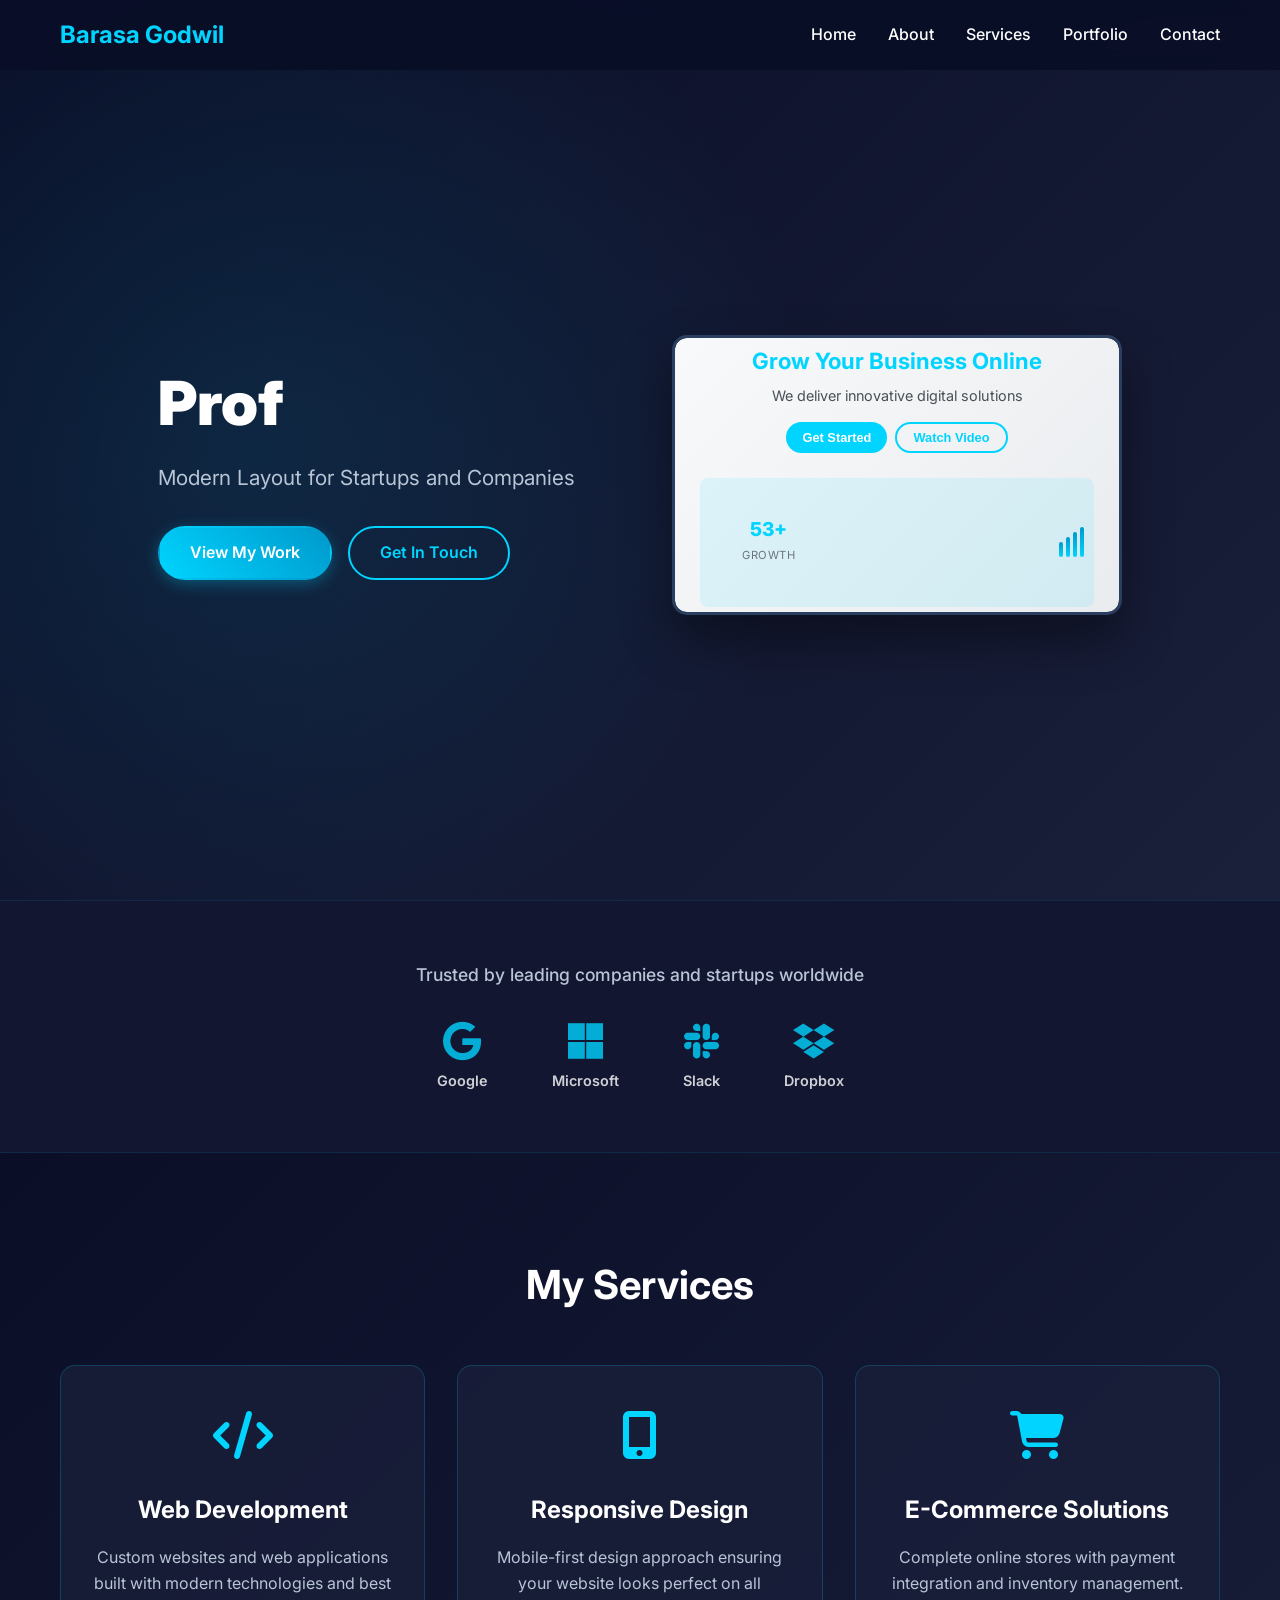
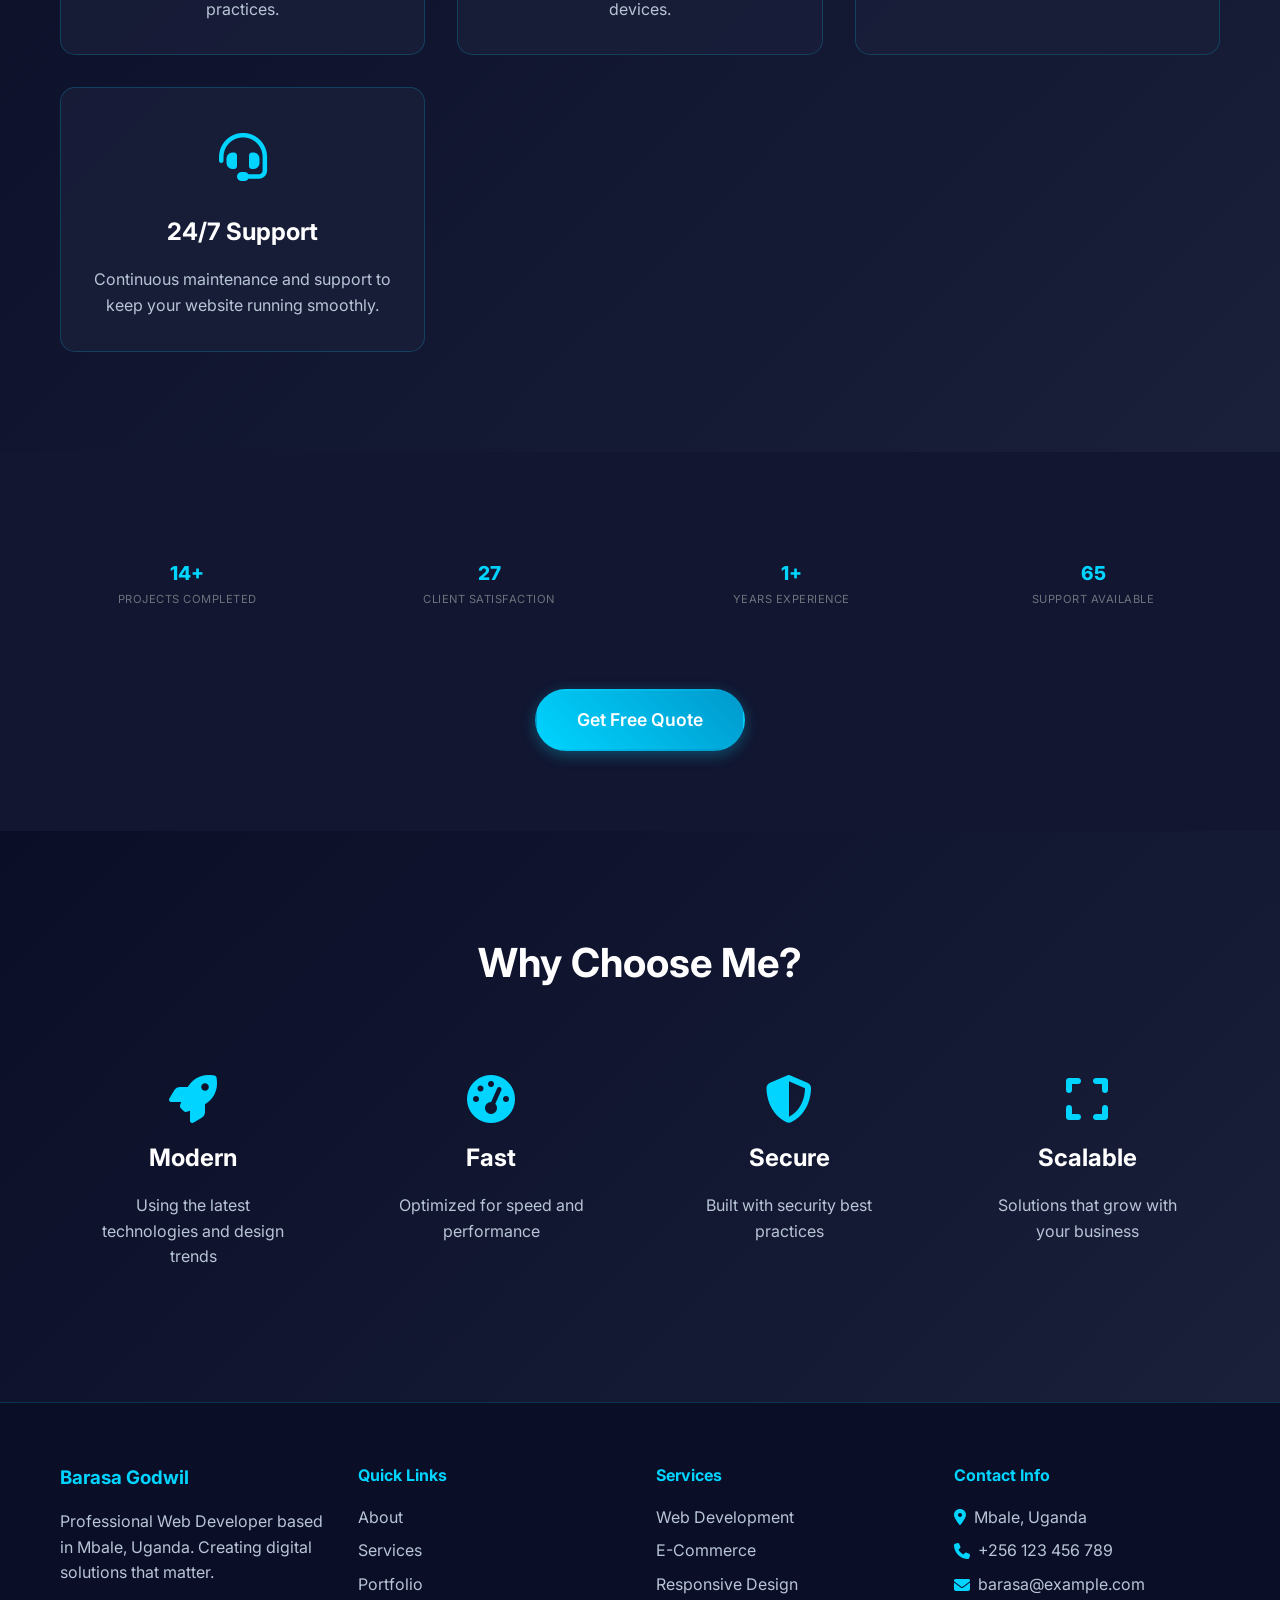
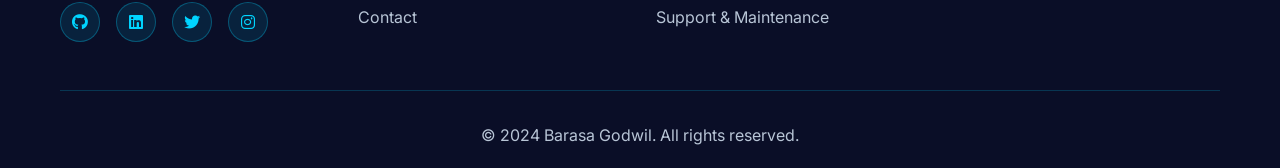
<file: index.html>
<!DOCTYPE html>
<html lang="en">
<head>
    <meta charset="UTF-8">
    <meta name="viewport" content="width=device-width, initial-scale=1.0">
    <title>Barasa Godwil - Professional Developer</title>
    <link rel="stylesheet" href="styles.css">
    <link href="https://fonts.googleapis.com/css2?family=Inter:wght@300;400;500;600;700;800&display=swap" rel="stylesheet">
    <link rel="stylesheet" href="https://cdnjs.cloudflare.com/ajax/libs/font-awesome/6.4.0/css/all.min.css">
</head>
<body>
    <!-- Navigation -->
    <nav class="navbar">
        <div class="nav-container">
            <div class="nav-logo">
                <h2>Barasa Godwil</h2>
            </div>
            <ul class="nav-menu">
                <li class="nav-item">
                    <a href="#home" class="nav-link">Home</a>
                </li>
                <li class="nav-item">
                    <a href="about.html" class="nav-link">About</a>
                </li>
                <li class="nav-item">
                    <a href="services.html" class="nav-link">Services</a>
                </li>
                <li class="nav-item">
                    <a href="portfolio.html" class="nav-link">Portfolio</a>
                </li>
                <li class="nav-item">
                    <a href="contact.html" class="nav-link">Contact</a>
                </li>
            </ul>
            <div class="hamburger">
                <span class="bar"></span>
                <span class="bar"></span>
                <span class="bar"></span>
            </div>
        </div>
    </nav>

    <!-- Hero Section -->
    <section id="home" class="hero">
        <div class="hero-container">
            <div class="hero-content">
                <h1 class="hero-title">
                    Professional <span class="highlight">Business Website Design</span>
                </h1>
                <p class="hero-subtitle">
                    Modern Layout for Startups and Companies
                </p>
                <div class="hero-buttons">
                    <a href="portfolio.html" class="btn btn-primary">View My Work</a>
                    <a href="contact.html" class="btn btn-secondary">Get In Touch</a>
                </div>
            </div>
            <div class="hero-image">
                <div class="laptop-mockup">
                    <div class="laptop-screen">
                        <div class="mockup-content">
                            <div class="mockup-header">
                                <h3>Grow Your Business Online</h3>
                                <p>We deliver innovative digital solutions</p>
                            </div>
                            <div class="mockup-buttons">
                                <button class="mockup-btn">Get Started</button>
                                <button class="mockup-btn-outline">Watch Video</button>
                            </div>
                            <div class="mockup-stats">
                                <div class="stat-item">
                                    <span class="stat-number">+68%</span>
                                    <span class="stat-label">Growth</span>
                                </div>
                                <div class="stat-chart">
                                    <div class="chart-bar"></div>
                                    <div class="chart-bar"></div>
                                    <div class="chart-bar"></div>
                                    <div class="chart-bar"></div>
                                </div>
                            </div>
                        </div>
                    </div>
                </div>
            </div>
        </div>
    </section>

    <!-- Trust Section -->
    <section class="trust">
        <div class="trust-container">
            <p class="trust-text">Trusted by leading companies and startups worldwide</p>
            <div class="trust-logos">
                <div class="trust-logo">
                    <i class="fab fa-google"></i>
                    <span>Google</span>
                </div>
                <div class="trust-logo">
                    <i class="fab fa-microsoft"></i>
                    <span>Microsoft</span>
                </div>
                <div class="trust-logo">
                    <i class="fab fa-slack"></i>
                    <span>Slack</span>
                </div>
                <div class="trust-logo">
                    <i class="fab fa-dropbox"></i>
                    <span>Dropbox</span>
                </div>
            </div>
        </div>
    </section>

    <!-- Services Section -->
    <section class="services">
        <div class="container">
            <h2 class="section-title">My Services</h2>
            <div class="services-grid">
                <div class="service-card">
                    <div class="service-icon">
                        <i class="fas fa-code"></i>
                    </div>
                    <h3>Web Development</h3>
                    <p>Custom websites and web applications built with modern technologies and best practices.</p>
                </div>
                <div class="service-card">
                    <div class="service-icon">
                        <i class="fas fa-mobile-alt"></i>
                    </div>
                    <h3>Responsive Design</h3>
                    <p>Mobile-first design approach ensuring your website looks perfect on all devices.</p>
                </div>
                <div class="service-card">
                    <div class="service-icon">
                        <i class="fas fa-shopping-cart"></i>
                    </div>
                    <h3>E-Commerce Solutions</h3>
                    <p>Complete online stores with payment integration and inventory management.</p>
                </div>
                <div class="service-card">
                    <div class="service-icon">
                        <i class="fas fa-headset"></i>
                    </div>
                    <h3>24/7 Support</h3>
                    <p>Continuous maintenance and support to keep your website running smoothly.</p>
                </div>
            </div>
        </div>
    </section>

    <!-- Stats Section -->
    <section class="stats">
        <div class="container">
            <div class="stats-grid">
                <div class="stat-item">
                    <h3 class="stat-number">50+</h3>
                    <p class="stat-label">Projects Completed</p>
                </div>
                <div class="stat-item">
                    <h3 class="stat-number">98%</h3>
                    <p class="stat-label">Client Satisfaction</p>
                </div>
                <div class="stat-item">
                    <h3 class="stat-number">5+</h3>
                    <p class="stat-label">Years Experience</p>
                </div>
                <div class="stat-item">
                    <h3 class="stat-number">24/7</h3>
                    <p class="stat-label">Support Available</p>
                </div>
            </div>
            <div class="cta-section">
                <a href="contact.html" class="btn btn-primary btn-large">Get Free Quote</a>
            </div>
        </div>
    </section>

    <!-- Features Section -->
    <section class="features">
        <div class="container">
            <div class="features-content">
                <h2 class="section-title">Why Choose Me?</h2>
                <div class="features-grid">
                    <div class="feature-item">
                        <i class="fas fa-rocket"></i>
                        <h3>Modern</h3>
                        <p>Using the latest technologies and design trends</p>
                    </div>
                    <div class="feature-item">
                        <i class="fas fa-tachometer-alt"></i>
                        <h3>Fast</h3>
                        <p>Optimized for speed and performance</p>
                    </div>
                    <div class="feature-item">
                        <i class="fas fa-shield-alt"></i>
                        <h3>Secure</h3>
                        <p>Built with security best practices</p>
                    </div>
                    <div class="feature-item">
                        <i class="fas fa-expand"></i>
                        <h3>Scalable</h3>
                        <p>Solutions that grow with your business</p>
                    </div>
                </div>
            </div>
        </div>
    </section>

    <!-- Footer -->
    <footer class="footer">
        <div class="container">
            <div class="footer-content">
                <div class="footer-section">
                    <h3>Barasa Godwil</h3>
                    <p>Professional Web Developer based in Mbale, Uganda. Creating digital solutions that matter.</p>
                    <div class="social-links">
                        <a href="#" class="social-link"><i class="fab fa-github"></i></a>
                        <a href="#" class="social-link"><i class="fab fa-linkedin"></i></a>
                        <a href="#" class="social-link"><i class="fab fa-twitter"></i></a>
                        <a href="#" class="social-link"><i class="fab fa-instagram"></i></a>
                    </div>
                </div>
                <div class="footer-section">
                    <h4>Quick Links</h4>
                    <ul class="footer-links">
                        <li><a href="about.html">About</a></li>
                        <li><a href="services.html">Services</a></li>
                        <li><a href="portfolio.html">Portfolio</a></li>
                        <li><a href="contact.html">Contact</a></li>
                    </ul>
                </div>
                <div class="footer-section">
                    <h4>Services</h4>
                    <ul class="footer-links">
                        <li><a href="services.html">Web Development</a></li>
                        <li><a href="services.html">E-Commerce</a></li>
                        <li><a href="services.html">Responsive Design</a></li>
                        <li><a href="services.html">Support & Maintenance</a></li>
                    </ul>
                </div>
                <div class="footer-section">
                    <h4>Contact Info</h4>
                    <ul class="contact-info">
                        <li><i class="fas fa-map-marker-alt"></i> Mbale, Uganda</li>
                        <li><i class="fas fa-phone"></i> +256 123 456 789</li>
                        <li><i class="fas fa-envelope"></i> barasa@example.com</li>
                    </ul>
                </div>
            </div>
            <div class="footer-bottom">
                <p>&copy; 2024 Barasa Godwil. All rights reserved.</p>
            </div>
        </div>
    </footer>

    <script src="script.js"></script>
</body>
</html>
</file>
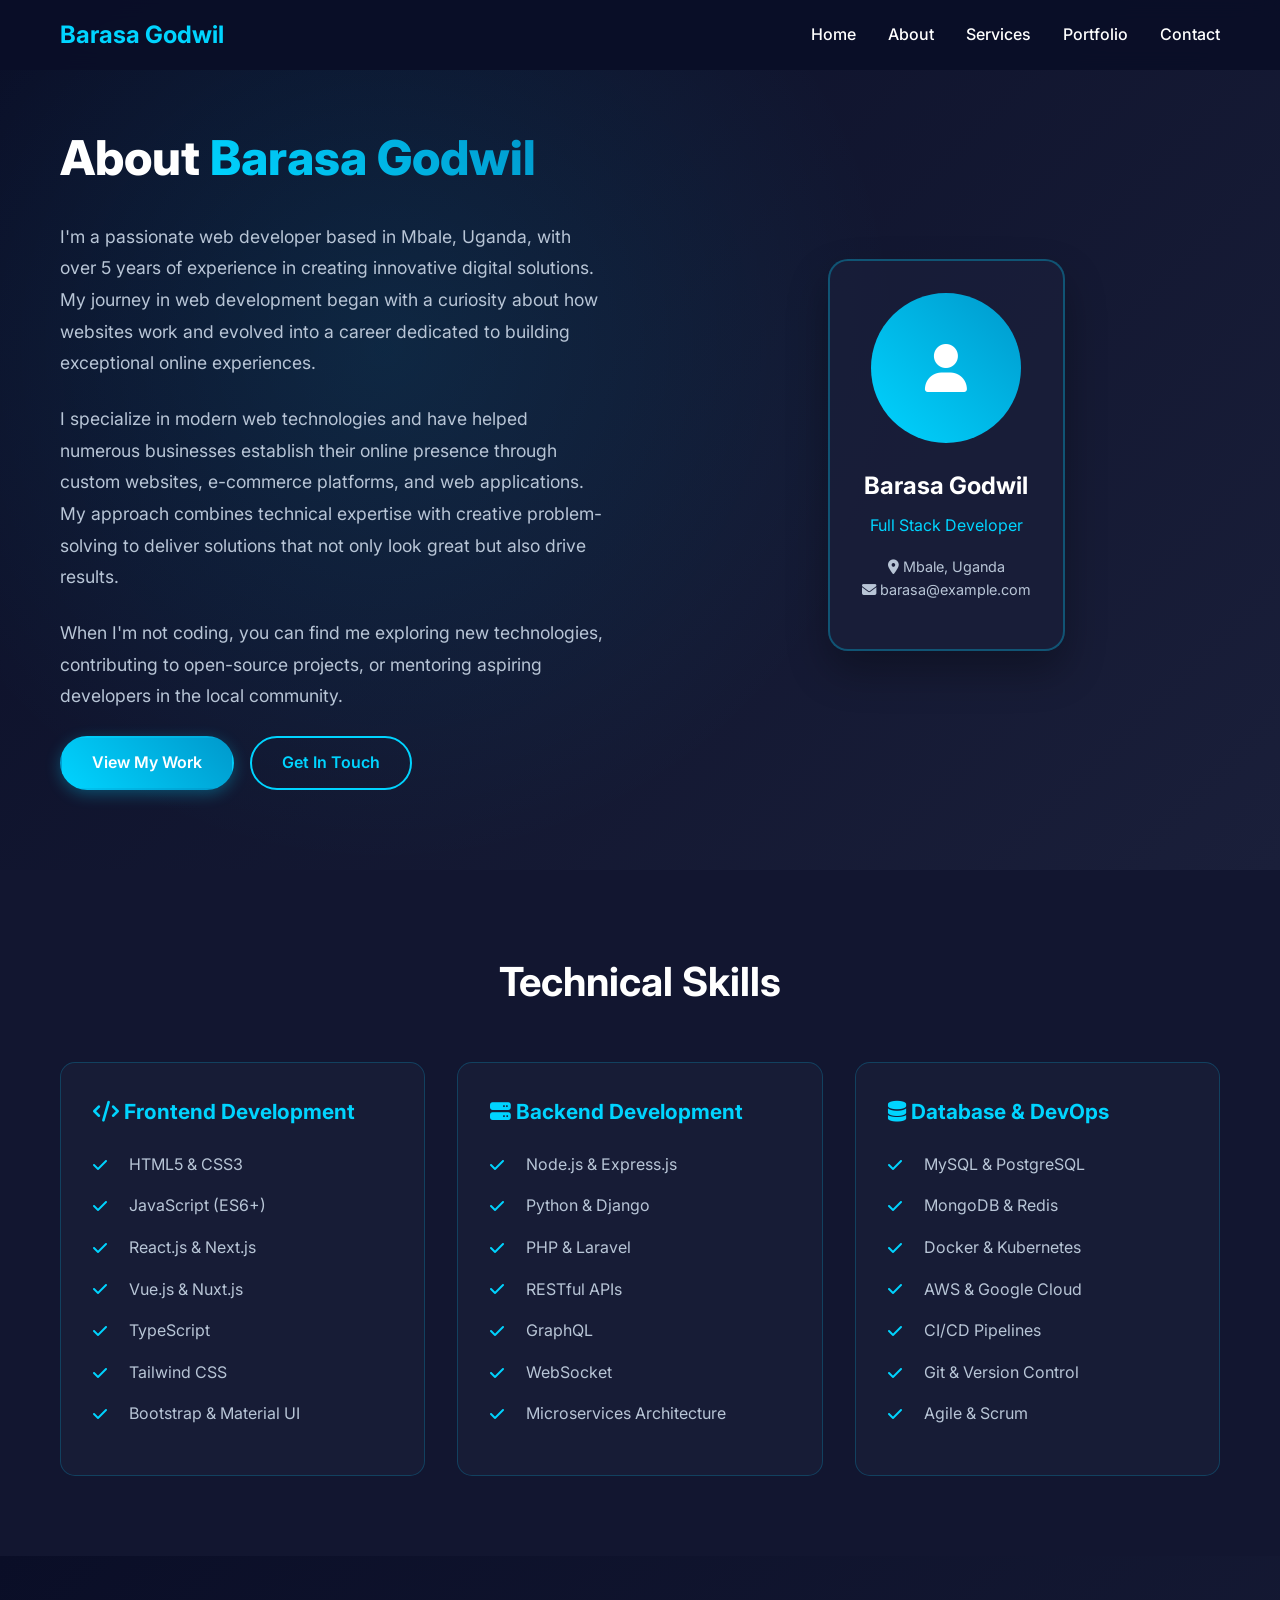
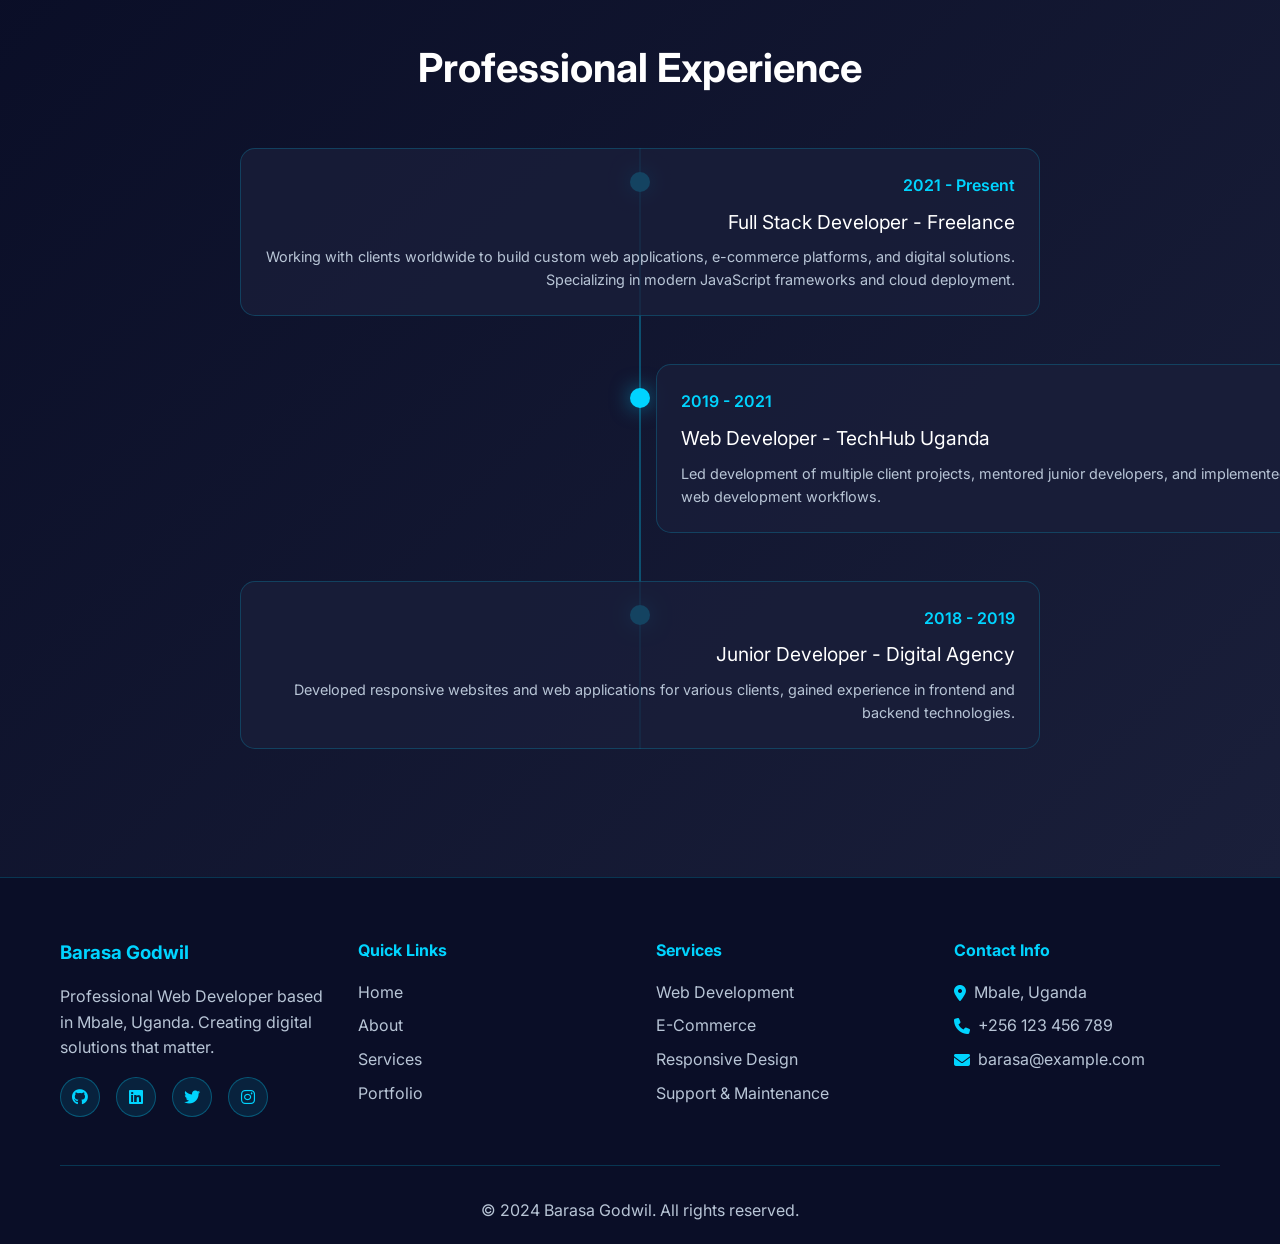
<file: about.html>
<!DOCTYPE html>
<html lang="en">
<head>
    <meta charset="UTF-8">
    <meta name="viewport" content="width=device-width, initial-scale=1.0">
    <title>About - Barasa Godwil</title>
    <link rel="stylesheet" href="styles.css">
    <link href="https://fonts.googleapis.com/css2?family=Inter:wght@300;400;500;600;700;800&display=swap" rel="stylesheet">
    <link rel="stylesheet" href="https://cdnjs.cloudflare.com/ajax/libs/font-awesome/6.4.0/css/all.min.css">
    <style>
        .about-hero {
            padding: 120px 0 80px;
            background: linear-gradient(135deg, #0a0e27 0%, #1a1f3a 100%);
            position: relative;
            overflow: hidden;
        }

        .about-hero::before {
            content: '';
            position: absolute;
            top: 0;
            left: 0;
            right: 0;
            bottom: 0;
            background: radial-gradient(circle at 30% 40%, rgba(0, 212, 255, 0.1) 0%, transparent 50%);
        }

        .about-container {
            max-width: 1200px;
            margin: 0 auto;
            padding: 0 20px;
            position: relative;
            z-index: 1;
        }

        .about-content {
            display: grid;
            grid-template-columns: 1fr 1fr;
            gap: 4rem;
            align-items: center;
        }

        .about-text h1 {
            font-size: 3rem;
            font-weight: 800;
            margin-bottom: 1.5rem;
            color: #ffffff;
        }

        .about-text .highlight {
            background: linear-gradient(45deg, #00d4ff, #0099cc);
            -webkit-background-clip: text;
            -webkit-text-fill-color: transparent;
            background-clip: text;
        }

        .about-text p {
            font-size: 1.1rem;
            color: #b8c5d6;
            margin-bottom: 1.5rem;
            line-height: 1.8;
        }

        .about-image {
            display: flex;
            justify-content: center;
            align-items: center;
        }

        .profile-card {
            background: rgba(26, 31, 58, 0.8);
            border: 2px solid rgba(0, 212, 255, 0.3);
            border-radius: 20px;
            padding: 2rem;
            text-align: center;
            box-shadow: 0 20px 40px rgba(0, 0, 0, 0.3);
            max-width: 350px;
        }

        .profile-avatar {
            width: 150px;
            height: 150px;
            background: linear-gradient(45deg, #00d4ff, #0099cc);
            border-radius: 50%;
            margin: 0 auto 1.5rem;
            display: flex;
            align-items: center;
            justify-content: center;
            font-size: 3rem;
            color: white;
        }

        .profile-info h3 {
            font-size: 1.5rem;
            color: #ffffff;
            margin-bottom: 0.5rem;
        }

        .profile-info p {
            color: #00d4ff;
            margin-bottom: 1rem;
        }

        .skills-section {
            padding: 80px 0;
            background: rgba(26, 31, 58, 0.5);
        }

        .skills-grid {
            display: grid;
            grid-template-columns: repeat(auto-fit, minmax(300px, 1fr));
            gap: 2rem;
            margin-top: 3rem;
        }

        .skill-category {
            background: rgba(26, 31, 58, 0.8);
            border: 1px solid rgba(0, 212, 255, 0.2);
            border-radius: 15px;
            padding: 2rem;
        }

        .skill-category h3 {
            color: #00d4ff;
            margin-bottom: 1.5rem;
            font-size: 1.3rem;
        }

        .skill-list {
            list-style: none;
        }

        .skill-item {
            display: flex;
            align-items: center;
            margin-bottom: 1rem;
            color: #b8c5d6;
        }

        .skill-item i {
            color: #00d4ff;
            margin-right: 1rem;
            width: 20px;
        }

        .experience-section {
            padding: 80px 0;
            background: linear-gradient(135deg, #0a0e27 0%, #1a1f3a 100%);
        }

        .timeline {
            position: relative;
            max-width: 800px;
            margin: 3rem auto 0;
        }

        .timeline::before {
            content: '';
            position: absolute;
            left: 50%;
            top: 0;
            bottom: 0;
            width: 2px;
            background: rgba(0, 212, 255, 0.3);
            transform: translateX(-50%);
        }

        .timeline-item {
            position: relative;
            margin-bottom: 3rem;
        }

        .timeline-item:nth-child(odd) .timeline-content {
            left: 0;
            right: 52%;
            text-align: right;
        }

        .timeline-item:nth-child(even) .timeline-content {
            left: 52%;
            right: 0;
        }

        .timeline-content {
            position: relative;
            background: rgba(26, 31, 58, 0.8);
            border: 1px solid rgba(0, 212, 255, 0.2);
            border-radius: 15px;
            padding: 1.5rem;
        }

        .timeline-dot {
            position: absolute;
            left: 50%;
            top: 1.5rem;
            width: 20px;
            height: 20px;
            background: #00d4ff;
            border-radius: 50%;
            transform: translateX(-50%);
            box-shadow: 0 0 20px rgba(0, 212, 255, 0.5);
        }

        .timeline-date {
            color: #00d4ff;
            font-weight: 600;
            margin-bottom: 0.5rem;
        }

        .timeline-title {
            color: #ffffff;
            font-size: 1.2rem;
            margin-bottom: 0.5rem;
        }

        .timeline-description {
            color: #b8c5d6;
            font-size: 0.9rem;
        }

        @media (max-width: 768px) {
            .about-content {
                grid-template-columns: 1fr;
                text-align: center;
            }

            .about-text h1 {
                font-size: 2rem;
            }

            .timeline::before {
                left: 30px;
            }

            .timeline-item:nth-child(odd) .timeline-content,
            .timeline-item:nth-child(even) .timeline-content {
                left: 60px;
                right: 0;
                text-align: left;
            }

            .timeline-dot {
                left: 30px;
            }
        }
    </style>
</head>
<body>
    <!-- Navigation -->
    <nav class="navbar">
        <div class="nav-container">
            <div class="nav-logo">
                <h2>Barasa Godwil</h2>
            </div>
            <ul class="nav-menu">
                <li class="nav-item">
                    <a href="index.html" class="nav-link">Home</a>
                </li>
                <li class="nav-item">
                    <a href="about.html" class="nav-link">About</a>
                </li>
                <li class="nav-item">
                    <a href="services.html" class="nav-link">Services</a>
                </li>
                <li class="nav-item">
                    <a href="portfolio.html" class="nav-link">Portfolio</a>
                </li>
                <li class="nav-item">
                    <a href="contact.html" class="nav-link">Contact</a>
                </li>
            </ul>
            <div class="hamburger">
                <span class="bar"></span>
                <span class="bar"></span>
                <span class="bar"></span>
            </div>
        </div>
    </nav>

    <!-- About Hero -->
    <section class="about-hero">
        <div class="about-container">
            <div class="about-content">
                <div class="about-text">
                    <h1>About <span class="highlight">Barasa Godwil</span></h1>
                    <p>
                        I'm a passionate web developer based in Mbale, Uganda, with over 5 years of experience in creating innovative digital solutions. My journey in web development began with a curiosity about how websites work and evolved into a career dedicated to building exceptional online experiences.
                    </p>
                    <p>
                        I specialize in modern web technologies and have helped numerous businesses establish their online presence through custom websites, e-commerce platforms, and web applications. My approach combines technical expertise with creative problem-solving to deliver solutions that not only look great but also drive results.
                    </p>
                    <p>
                        When I'm not coding, you can find me exploring new technologies, contributing to open-source projects, or mentoring aspiring developers in the local community.
                    </p>
                    <div class="hero-buttons">
                        <a href="portfolio.html" class="btn btn-primary">View My Work</a>
                        <a href="contact.html" class="btn btn-secondary">Get In Touch</a>
                    </div>
                </div>
                <div class="about-image">
                    <div class="profile-card">
                        <div class="profile-avatar">
                            <i class="fas fa-user"></i>
                        </div>
                        <div class="profile-info">
                            <h3>Barasa Godwil</h3>
                            <p>Full Stack Developer</p>
                            <p style="color: #b8c5d6; font-size: 0.9rem;">
                                <i class="fas fa-map-marker-alt"></i> Mbale, Uganda<br>
                                <i class="fas fa-envelope"></i> barasa@example.com
                            </p>
                        </div>
                    </div>
                </div>
            </div>
        </div>
    </section>

    <!-- Skills Section -->
    <section class="skills-section">
        <div class="container">
            <h2 class="section-title">Technical Skills</h2>
            <div class="skills-grid">
                <div class="skill-category">
                    <h3><i class="fas fa-code"></i> Frontend Development</h3>
                    <ul class="skill-list">
                        <li class="skill-item"><i class="fas fa-check"></i> HTML5 & CSS3</li>
                        <li class="skill-item"><i class="fas fa-check"></i> JavaScript (ES6+)</li>
                        <li class="skill-item"><i class="fas fa-check"></i> React.js & Next.js</li>
                        <li class="skill-item"><i class="fas fa-check"></i> Vue.js & Nuxt.js</li>
                        <li class="skill-item"><i class="fas fa-check"></i> TypeScript</li>
                        <li class="skill-item"><i class="fas fa-check"></i> Tailwind CSS</li>
                        <li class="skill-item"><i class="fas fa-check"></i> Bootstrap & Material UI</li>
                    </ul>
                </div>
                <div class="skill-category">
                    <h3><i class="fas fa-server"></i> Backend Development</h3>
                    <ul class="skill-list">
                        <li class="skill-item"><i class="fas fa-check"></i> Node.js & Express.js</li>
                        <li class="skill-item"><i class="fas fa-check"></i> Python & Django</li>
                        <li class="skill-item"><i class="fas fa-check"></i> PHP & Laravel</li>
                        <li class="skill-item"><i class="fas fa-check"></i> RESTful APIs</li>
                        <li class="skill-item"><i class="fas fa-check"></i> GraphQL</li>
                        <li class="skill-item"><i class="fas fa-check"></i> WebSocket</li>
                        <li class="skill-item"><i class="fas fa-check"></i> Microservices Architecture</li>
                    </ul>
                </div>
                <div class="skill-category">
                    <h3><i class="fas fa-database"></i> Database & DevOps</h3>
                    <ul class="skill-list">
                        <li class="skill-item"><i class="fas fa-check"></i> MySQL & PostgreSQL</li>
                        <li class="skill-item"><i class="fas fa-check"></i> MongoDB & Redis</li>
                        <li class="skill-item"><i class="fas fa-check"></i> Docker & Kubernetes</li>
                        <li class="skill-item"><i class="fas fa-check"></i> AWS & Google Cloud</li>
                        <li class="skill-item"><i class="fas fa-check"></i> CI/CD Pipelines</li>
                        <li class="skill-item"><i class="fas fa-check"></i> Git & Version Control</li>
                        <li class="skill-item"><i class="fas fa-check"></i> Agile & Scrum</li>
                    </ul>
                </div>
            </div>
        </div>
    </section>

    <!-- Experience Section -->
    <section class="experience-section">
        <div class="container">
            <h2 class="section-title">Professional Experience</h2>
            <div class="timeline">
                <div class="timeline-item">
                    <div class="timeline-dot"></div>
                    <div class="timeline-content">
                        <div class="timeline-date">2021 - Present</div>
                        <div class="timeline-title">Full Stack Developer - Freelance</div>
                        <div class="timeline-description">
                            Working with clients worldwide to build custom web applications, e-commerce platforms, and digital solutions. Specializing in modern JavaScript frameworks and cloud deployment.
                        </div>
                    </div>
                </div>
                <div class="timeline-item">
                    <div class="timeline-dot"></div>
                    <div class="timeline-content">
                        <div class="timeline-date">2019 - 2021</div>
                        <div class="timeline-title">Web Developer - TechHub Uganda</div>
                        <div class="timeline-description">
                            Led development of multiple client projects, mentored junior developers, and implemented best practices for web development workflows.
                        </div>
                    </div>
                </div>
                <div class="timeline-item">
                    <div class="timeline-dot"></div>
                    <div class="timeline-content">
                        <div class="timeline-date">2018 - 2019</div>
                        <div class="timeline-title">Junior Developer - Digital Agency</div>
                        <div class="timeline-description">
                            Developed responsive websites and web applications for various clients, gained experience in frontend and backend technologies.
                        </div>
                    </div>
                </div>
            </div>
        </div>
    </section>

    <!-- Footer -->
    <footer class="footer">
        <div class="container">
            <div class="footer-content">
                <div class="footer-section">
                    <h3>Barasa Godwil</h3>
                    <p>Professional Web Developer based in Mbale, Uganda. Creating digital solutions that matter.</p>
                    <div class="social-links">
                        <a href="#" class="social-link"><i class="fab fa-github"></i></a>
                        <a href="#" class="social-link"><i class="fab fa-linkedin"></i></a>
                        <a href="#" class="social-link"><i class="fab fa-twitter"></i></a>
                        <a href="#" class="social-link"><i class="fab fa-instagram"></i></a>
                    </div>
                </div>
                <div class="footer-section">
                    <h4>Quick Links</h4>
                    <ul class="footer-links">
                        <li><a href="index.html">Home</a></li>
                        <li><a href="about.html">About</a></li>
                        <li><a href="services.html">Services</a></li>
                        <li><a href="portfolio.html">Portfolio</a></li>
                    </ul>
                </div>
                <div class="footer-section">
                    <h4>Services</h4>
                    <ul class="footer-links">
                        <li><a href="services.html">Web Development</a></li>
                        <li><a href="services.html">E-Commerce</a></li>
                        <li><a href="services.html">Responsive Design</a></li>
                        <li><a href="services.html">Support & Maintenance</a></li>
                    </ul>
                </div>
                <div class="footer-section">
                    <h4>Contact Info</h4>
                    <ul class="contact-info">
                        <li><i class="fas fa-map-marker-alt"></i> Mbale, Uganda</li>
                        <li><i class="fas fa-phone"></i> +256 123 456 789</li>
                        <li><i class="fas fa-envelope"></i> barasa@example.com</li>
                    </ul>
                </div>
            </div>
            <div class="footer-bottom">
                <p>&copy; 2024 Barasa Godwil. All rights reserved.</p>
            </div>
        </div>
    </footer>

    <script src="script.js"></script>
</body>
</html>
</file>
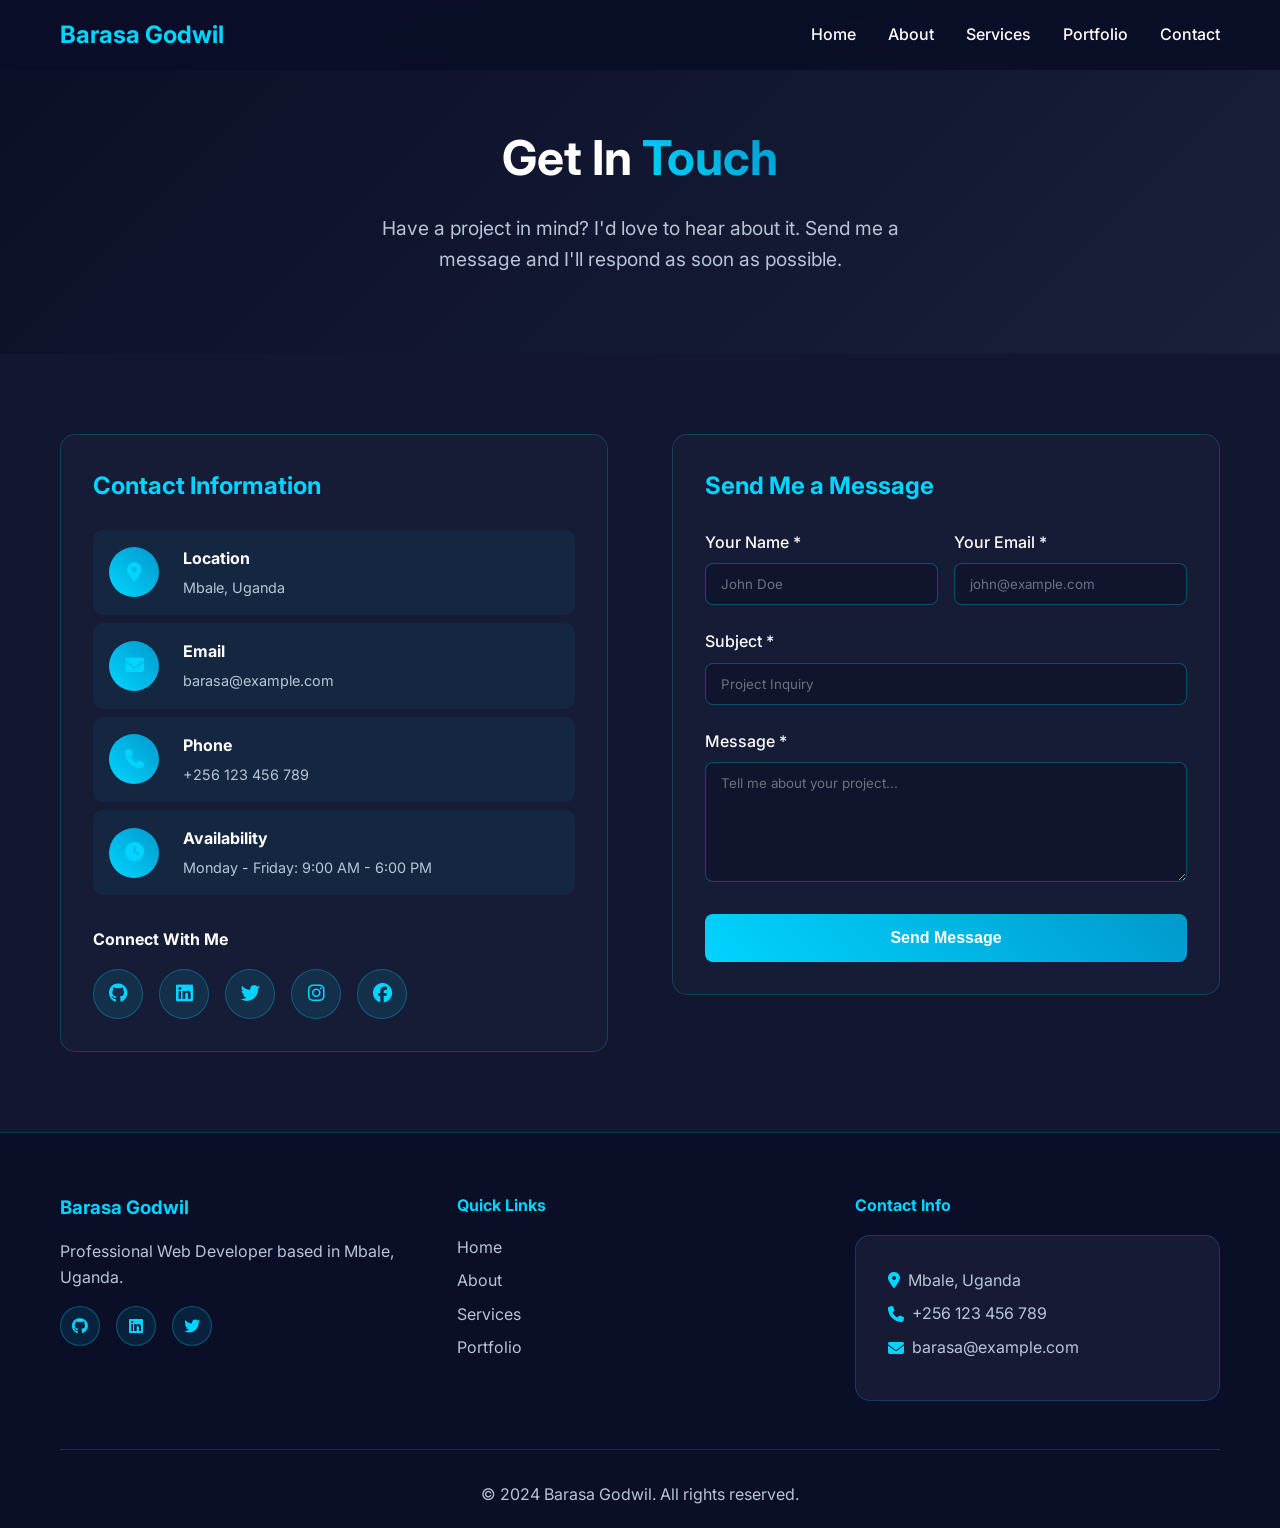
<file: contact.html>
<!DOCTYPE html>
<html lang="en">
<head>
    <meta charset="UTF-8">
    <meta name="viewport" content="width=device-width, initial-scale=1.0">
    <title>Contact - Barasa Godwil</title>
    <link rel="stylesheet" href="styles.css">
    <link href="https://fonts.googleapis.com/css2?family=Inter:wght@300;400;500;600;700;800&display=swap" rel="stylesheet">
    <link rel="stylesheet" href="https://cdnjs.cloudflare.com/ajax/libs/font-awesome/6.4.0/css/all.min.css">
    <style>
        .contact-hero {
            padding: 120px 0 80px;
            background: linear-gradient(135deg, #0a0e27 0%, #1a1f3a 100%);
            text-align: center;
        }

        .contact-hero h1 {
            font-size: 3rem;
            margin-bottom: 1rem;
        }

        .contact-hero p {
            font-size: 1.2rem;
            color: #b8c5d6;
            max-width: 600px;
            margin: 0 auto;
        }

        .contact-section {
            padding: 80px 0;
            background: rgba(26, 31, 58, 0.5);
        }

        .contact-container {
            max-width: 1200px;
            margin: 0 auto;
            padding: 0 20px;
        }

        .contact-grid {
            display: grid;
            grid-template-columns: 1fr 1fr;
            gap: 4rem;
            align-items: start;
        }

        .contact-info {
            background: rgba(26, 31, 58, 0.8);
            border: 1px solid rgba(0, 212, 255, 0.2);
            border-radius: 15px;
            padding: 2rem;
        }

        .contact-info h3 {
            color: #00d4ff;
            font-size: 1.5rem;
            margin-bottom: 1.5rem;
        }

        .contact-methods {
            list-style: none;
        }

        .contact-method {
            display: flex;
            align-items: center;
            margin-bottom: 1.5rem;
            padding: 1rem;
            background: rgba(0, 212, 255, 0.05);
            border-radius: 10px;
            transition: all 0.3s ease;
        }

        .contact-method:hover {
            background: rgba(0, 212, 255, 0.1);
            transform: translateX(5px);
        }

        .contact-icon {
            width: 50px;
            height: 50px;
            background: linear-gradient(45deg, #00d4ff, #0099cc);
            border-radius: 50%;
            display: flex;
            align-items: center;
            justify-content: center;
            margin-right: 1rem;
            color: #ffffff;
            font-size: 1.2rem;
        }

        .contact-details h4 {
            color: #ffffff;
            margin-bottom: 0.3rem;
        }

        .contact-details p {
            color: #b8c5d6;
            font-size: 0.9rem;
        }

        .social-section {
            margin-top: 2rem;
        }

        .social-section h4 {
            color: #ffffff;
            margin-bottom: 1rem;
        }

        .social-links-large {
            display: flex;
            gap: 1rem;
        }

        .social-link-large {
            width: 50px;
            height: 50px;
            background: rgba(0, 212, 255, 0.1);
            border: 1px solid rgba(0, 212, 255, 0.3);
            border-radius: 50%;
            display: flex;
            align-items: center;
            justify-content: center;
            color: #00d4ff;
            text-decoration: none;
            transition: all 0.3s ease;
            font-size: 1.2rem;
        }

        .social-link-large:hover {
            background: #00d4ff;
            color: #0a0e27;
            transform: translateY(-3px);
        }

        .contact-form {
            background: rgba(26, 31, 58, 0.8);
            border: 1px solid rgba(0, 212, 255, 0.2);
            border-radius: 15px;
            padding: 2rem;
        }

        .contact-form h3 {
            color: #00d4ff;
            font-size: 1.5rem;
            margin-bottom: 1.5rem;
        }

        .form-group {
            margin-bottom: 1.5rem;
        }

        .form-group label {
            display: block;
            color: #ffffff;
            margin-bottom: 0.5rem;
            font-weight: 500;
        }

        .form-group input,
        .form-group textarea {
            width: 100%;
            padding: 12px 15px;
            background: rgba(10, 14, 39, 0.5);
            border: 1px solid rgba(0, 212, 255, 0.3);
            border-radius: 8px;
            color: #ffffff;
            font-family: 'Inter', sans-serif;
            transition: all 0.3s ease;
        }

        .form-group input:focus,
        .form-group textarea:focus {
            outline: none;
            border-color: #00d4ff;
            background: rgba(10, 14, 39, 0.8);
        }

        .form-group input::placeholder,
        .form-group textarea::placeholder {
            color: #6b7280;
        }

        .form-group textarea {
            resize: vertical;
            min-height: 120px;
        }

        .form-row {
            display: grid;
            grid-template-columns: 1fr 1fr;
            gap: 1rem;
        }

        .submit-btn {
            width: 100%;
            padding: 15px;
            background: linear-gradient(45deg, #00d4ff, #0099cc);
            color: #ffffff;
            border: none;
            border-radius: 8px;
            font-size: 1rem;
            font-weight: 600;
            cursor: pointer;
            transition: all 0.3s ease;
        }

        .submit-btn:hover {
            transform: translateY(-2px);
            box-shadow: 0 5px 15px rgba(0, 212, 255, 0.4);
        }

        .submit-btn:disabled {
            opacity: 0.6;
            cursor: not-allowed;
        }

        .form-message {
            padding: 1rem;
            border-radius: 8px;
            margin-top: 1rem;
            text-align: center;
            display: none;
        }

        .form-message.success {
            background: rgba(34, 197, 94, 0.1);
            border: 1px solid rgba(34, 197, 94, 0.3);
            color: #22c55e;
        }

        .form-message.error {
            background: rgba(239, 68, 68, 0.1);
            border: 1px solid rgba(239, 68, 68, 0.3);
            color: #ef4444;
        }

        @media (max-width: 768px) {
            .contact-hero h1 {
                font-size: 2rem;
            }

            .contact-grid {
                grid-template-columns: 1fr;
                gap: 2rem;
            }

            .form-row {
                grid-template-columns: 1fr;
            }
        }
    </style>
</head>
<body>
    <nav class="navbar">
        <div class="nav-container">
            <div class="nav-logo">
                <h2>Barasa Godwil</h2>
            </div>
            <ul class="nav-menu">
                <li class="nav-item"><a href="index.html" class="nav-link">Home</a></li>
                <li class="nav-item"><a href="about.html" class="nav-link">About</a></li>
                <li class="nav-item"><a href="services.html" class="nav-link">Services</a></li>
                <li class="nav-item"><a href="portfolio.html" class="nav-link">Portfolio</a></li>
                <li class="nav-item"><a href="contact.html" class="nav-link">Contact</a></li>
            </ul>
            <div class="hamburger">
                <span class="bar"></span>
                <span class="bar"></span>
                <span class="bar"></span>
            </div>
        </div>
    </nav>

    <section class="contact-hero">
        <div class="container">
            <h1>Get In <span class="highlight">Touch</span></h1>
            <p>Have a project in mind? I'd love to hear about it. Send me a message and I'll respond as soon as possible.</p>
        </div>
    </section>

    <section class="contact-section">
        <div class="contact-container">
            <div class="contact-grid">
                <div class="contact-info">
                    <h3>Contact Information</h3>
                    <ul class="contact-methods">
                        <li class="contact-method">
                            <div class="contact-icon">
                                <i class="fas fa-map-marker-alt"></i>
                            </div>
                            <div class="contact-details">
                                <h4>Location</h4>
                                <p>Mbale, Uganda</p>
                            </div>
                        </li>
                        <li class="contact-method">
                            <div class="contact-icon">
                                <i class="fas fa-envelope"></i>
                            </div>
                            <div class="contact-details">
                                <h4>Email</h4>
                                <p>barasa@example.com</p>
                            </div>
                        </li>
                        <li class="contact-method">
                            <div class="contact-icon">
                                <i class="fas fa-phone"></i>
                            </div>
                            <div class="contact-details">
                                <h4>Phone</h4>
                                <p>+256 123 456 789</p>
                            </div>
                        </li>
                        <li class="contact-method">
                            <div class="contact-icon">
                                <i class="fas fa-clock"></i>
                            </div>
                            <div class="contact-details">
                                <h4>Availability</h4>
                                <p>Monday - Friday: 9:00 AM - 6:00 PM</p>
                            </div>
                        </li>
                    </ul>

                    <div class="social-section">
                        <h4>Connect With Me</h4>
                        <div class="social-links-large">
                            <a href="#" class="social-link-large"><i class="fab fa-github"></i></a>
                            <a href="#" class="social-link-large"><i class="fab fa-linkedin"></i></a>
                            <a href="#" class="social-link-large"><i class="fab fa-twitter"></i></a>
                            <a href="#" class="social-link-large"><i class="fab fa-instagram"></i></a>
                            <a href="#" class="social-link-large"><i class="fab fa-facebook"></i></a>
                        </div>
                    </div>
                </div>

                <div class="contact-form">
                    <h3>Send Me a Message</h3>
                    <form id="contactForm">
                        <div class="form-row">
                            <div class="form-group">
                                <label for="name">Your Name *</label>
                                <input type="text" id="name" name="name" required placeholder="John Doe">
                            </div>
                            <div class="form-group">
                                <label for="email">Your Email *</label>
                                <input type="email" id="email" name="email" required placeholder="john@example.com">
                            </div>
                        </div>
                        
                        <div class="form-group">
                            <label for="subject">Subject *</label>
                            <input type="text" id="subject" name="subject" required placeholder="Project Inquiry">
                        </div>
                        
                        <div class="form-group">
                            <label for="message">Message *</label>
                            <textarea id="message" name="message" required placeholder="Tell me about your project..."></textarea>
                        </div>
                        
                        <button type="submit" class="submit-btn">Send Message</button>
                        
                        <div id="formMessage" class="form-message"></div>
                    </form>
                </div>
            </div>
        </div>
    </section>

    <footer class="footer">
        <div class="container">
            <div class="footer-content">
                <div class="footer-section">
                    <h3>Barasa Godwil</h3>
                    <p>Professional Web Developer based in Mbale, Uganda.</p>
                    <div class="social-links">
                        <a href="#" class="social-link"><i class="fab fa-github"></i></a>
                        <a href="#" class="social-link"><i class="fab fa-linkedin"></i></a>
                        <a href="#" class="social-link"><i class="fab fa-twitter"></i></a>
                    </div>
                </div>
                <div class="footer-section">
                    <h4>Quick Links</h4>
                    <ul class="footer-links">
                        <li><a href="index.html">Home</a></li>
                        <li><a href="about.html">About</a></li>
                        <li><a href="services.html">Services</a></li>
                        <li><a href="portfolio.html">Portfolio</a></li>
                    </ul>
                </div>
                <div class="footer-section">
                    <h4>Contact Info</h4>
                    <ul class="contact-info">
                        <li><i class="fas fa-map-marker-alt"></i> Mbale, Uganda</li>
                        <li><i class="fas fa-phone"></i> +256 123 456 789</li>
                        <li><i class="fas fa-envelope"></i> barasa@example.com</li>
                    </ul>
                </div>
            </div>
            <div class="footer-bottom">
                <p>&copy; 2024 Barasa Godwil. All rights reserved.</p>
            </div>
        </div>
    </footer>

    <script src="script.js"></script>
</body>
</html>
</file>
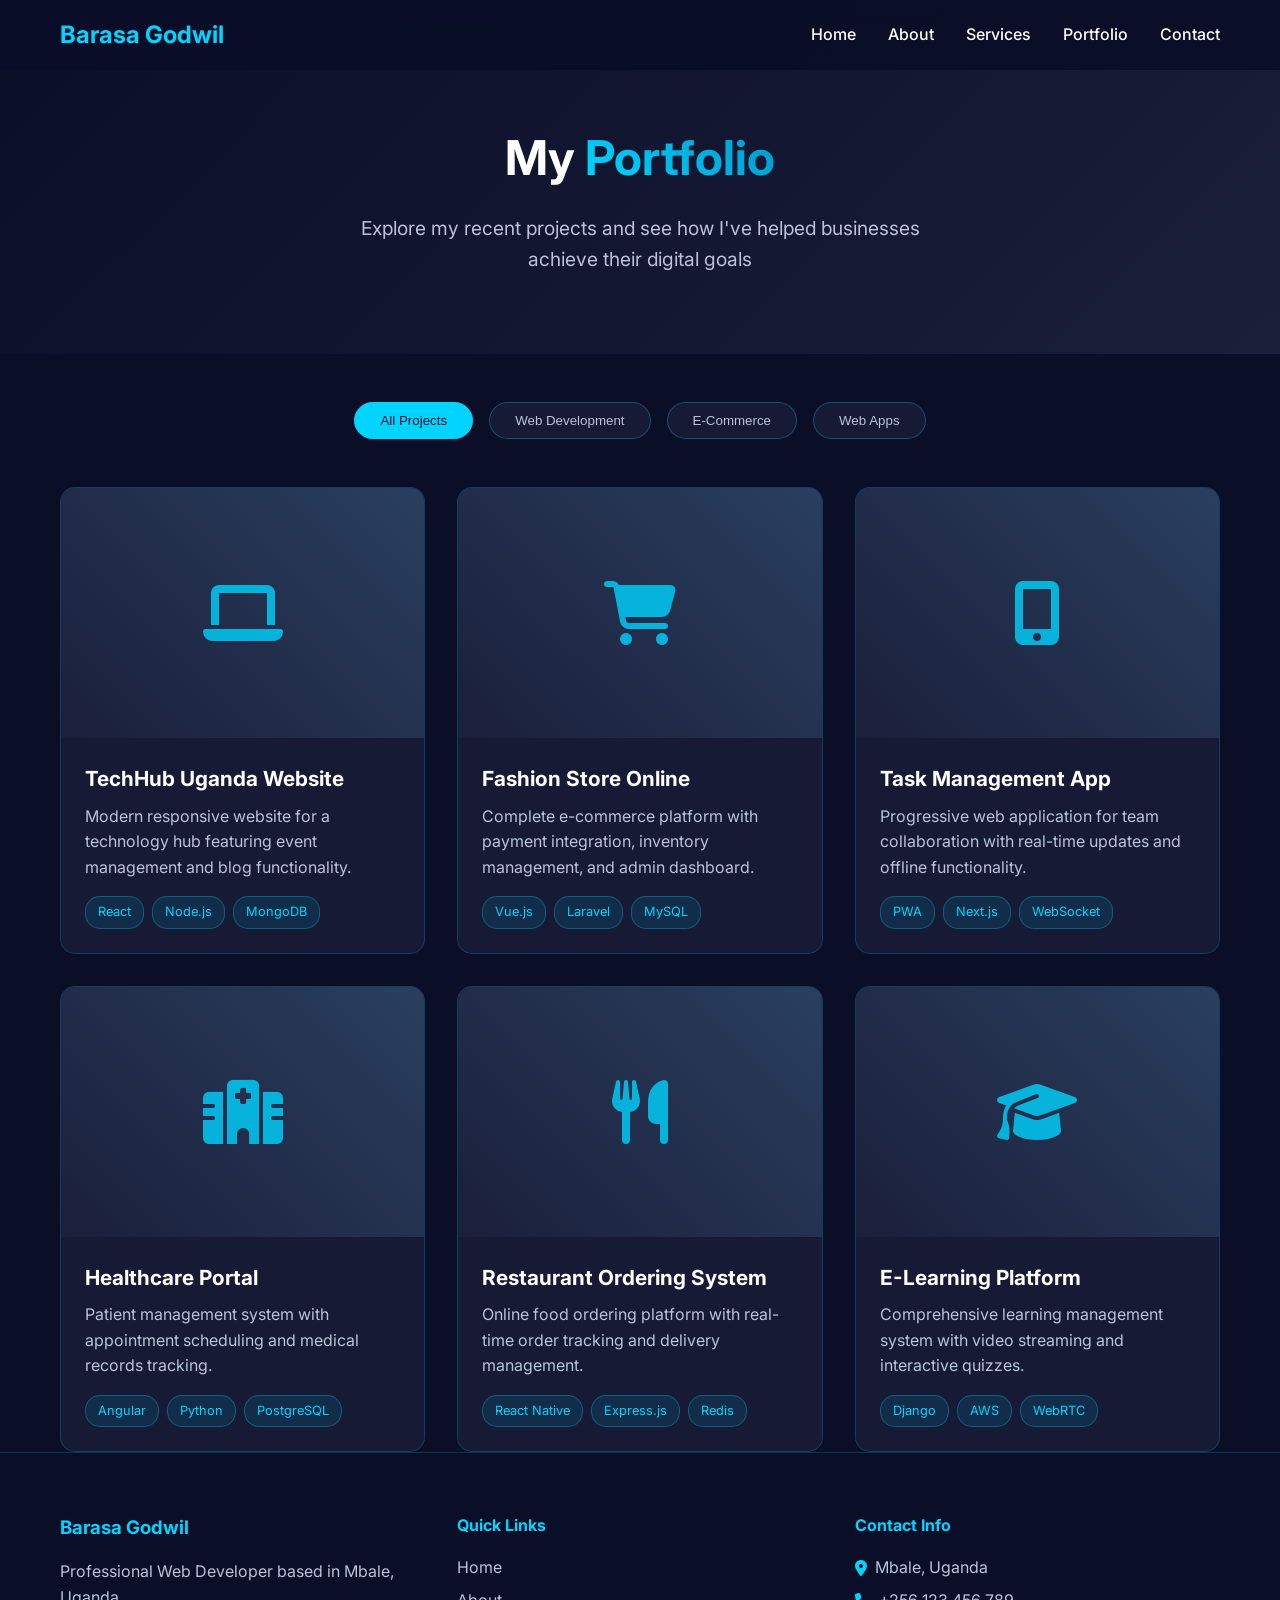
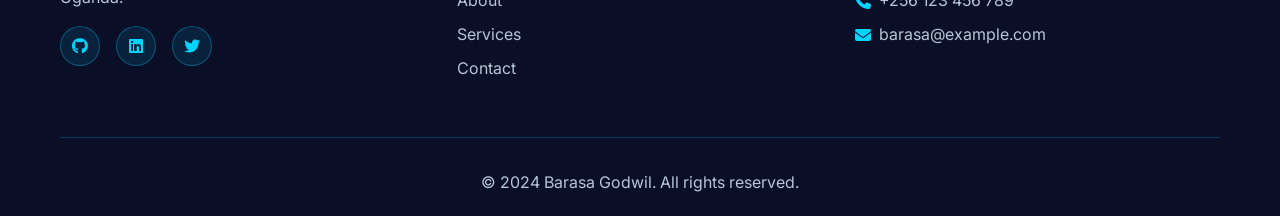
<file: portfolio.html>
<!DOCTYPE html>
<html lang="en">
<head>
    <meta charset="UTF-8">
    <meta name="viewport" content="width=device-width, initial-scale=1.0">
    <title>Portfolio - Barasa Godwil</title>
    <link rel="stylesheet" href="styles.css">
    <link href="https://fonts.googleapis.com/css2?family=Inter:wght@300;400;500;600;700;800&display=swap" rel="stylesheet">
    <link rel="stylesheet" href="https://cdnjs.cloudflare.com/ajax/libs/font-awesome/6.4.0/css/all.min.css">
    <style>
        .portfolio-hero {
            padding: 120px 0 80px;
            background: linear-gradient(135deg, #0a0e27 0%, #1a1f3a 100%);
            text-align: center;
        }

        .portfolio-hero h1 {
            font-size: 3rem;
            margin-bottom: 1rem;
        }

        .portfolio-hero p {
            font-size: 1.2rem;
            color: #b8c5d6;
            max-width: 600px;
            margin: 0 auto;
        }

        .filter-buttons {
            display: flex;
            justify-content: center;
            gap: 1rem;
            margin: 3rem 0;
            flex-wrap: wrap;
        }

        .filter-btn {
            padding: 10px 25px;
            background: rgba(26, 31, 58, 0.8);
            border: 1px solid rgba(0, 212, 255, 0.3);
            color: #b8c5d6;
            border-radius: 25px;
            cursor: pointer;
            transition: all 0.3s ease;
        }

        .filter-btn.active,
        .filter-btn:hover {
            background: #00d4ff;
            color: #0a0e27;
            border-color: #00d4ff;
        }

        .portfolio-grid {
            display: grid;
            grid-template-columns: repeat(auto-fit, minmax(350px, 1fr));
            gap: 2rem;
            margin-top: 3rem;
        }

        .portfolio-item {
            background: rgba(26, 31, 58, 0.8);
            border: 1px solid rgba(0, 212, 255, 0.2);
            border-radius: 15px;
            overflow: hidden;
            transition: all 0.3s ease;
        }

        .portfolio-item:hover {
            transform: translateY(-5px);
            border-color: #00d4ff;
            box-shadow: 0 10px 30px rgba(0, 212, 255, 0.2);
        }

        .portfolio-image {
            height: 250px;
            background: linear-gradient(45deg, #1a1f3a, #2a3f5f);
            display: flex;
            align-items: center;
            justify-content: center;
            position: relative;
            overflow: hidden;
        }

        .portfolio-image i {
            font-size: 4rem;
            color: #00d4ff;
            opacity: 0.8;
        }

        .portfolio-overlay {
            position: absolute;
            top: 0;
            left: 0;
            right: 0;
            bottom: 0;
            background: rgba(0, 212, 255, 0.9);
            display: flex;
            align-items: center;
            justify-content: center;
            opacity: 0;
            transition: opacity 0.3s ease;
        }

        .portfolio-item:hover .portfolio-overlay {
            opacity: 1;
        }

        .portfolio-links {
            display: flex;
            gap: 1rem;
        }

        .portfolio-link {
            width: 45px;
            height: 45px;
            background: #ffffff;
            border-radius: 50%;
            display: flex;
            align-items: center;
            justify-content: center;
            color: #0a0e27;
            text-decoration: none;
            transition: transform 0.3s ease;
        }

        .portfolio-link:hover {
            transform: scale(1.1);
        }

        .portfolio-content {
            padding: 1.5rem;
        }

        .portfolio-title {
            font-size: 1.3rem;
            color: #ffffff;
            margin-bottom: 0.5rem;
        }

        .portfolio-description {
            color: #b8c5d6;
            margin-bottom: 1rem;
            line-height: 1.6;
        }

        .portfolio-tech {
            display: flex;
            flex-wrap: wrap;
            gap: 0.5rem;
        }

        .tech-tag {
            background: rgba(0, 212, 255, 0.1);
            color: #00d4ff;
            padding: 5px 12px;
            border-radius: 15px;
            font-size: 0.8rem;
            border: 1px solid rgba(0, 212, 255, 0.3);
        }

        @media (max-width: 768px) {
            .portfolio-hero h1 {
                font-size: 2rem;
            }

            .portfolio-grid {
                grid-template-columns: 1fr;
            }
        }
    </style>
</head>
<body>
    <nav class="navbar">
        <div class="nav-container">
            <div class="nav-logo">
                <h2>Barasa Godwil</h2>
            </div>
            <ul class="nav-menu">
                <li class="nav-item"><a href="index.html" class="nav-link">Home</a></li>
                <li class="nav-item"><a href="about.html" class="nav-link">About</a></li>
                <li class="nav-item"><a href="services.html" class="nav-link">Services</a></li>
                <li class="nav-item"><a href="portfolio.html" class="nav-link">Portfolio</a></li>
                <li class="nav-item"><a href="contact.html" class="nav-link">Contact</a></li>
            </ul>
            <div class="hamburger">
                <span class="bar"></span>
                <span class="bar"></span>
                <span class="bar"></span>
            </div>
        </div>
    </nav>

    <section class="portfolio-hero">
        <div class="container">
            <h1>My <span class="highlight">Portfolio</span></h1>
            <p>Explore my recent projects and see how I've helped businesses achieve their digital goals</p>
        </div>
    </section>

    <section class="portfolio-section">
        <div class="container">
            <div class="filter-buttons">
                <button class="filter-btn active" data-filter="all">All Projects</button>
                <button class="filter-btn" data-filter="web">Web Development</button>
                <button class="filter-btn" data-filter="ecommerce">E-Commerce</button>
                <button class="filter-btn" data-filter="app">Web Apps</button>
            </div>

            <div class="portfolio-grid">
                <div class="portfolio-item" data-category="web">
                    <div class="portfolio-image">
                        <i class="fas fa-laptop"></i>
                        <div class="portfolio-overlay">
                            <div class="portfolio-links">
                                <a href="#" class="portfolio-link"><i class="fas fa-eye"></i></a>
                                <a href="#" class="portfolio-link"><i class="fas fa-code"></i></a>
                            </div>
                        </div>
                    </div>
                    <div class="portfolio-content">
                        <h3 class="portfolio-title">TechHub Uganda Website</h3>
                        <p class="portfolio-description">Modern responsive website for a technology hub featuring event management and blog functionality.</p>
                        <div class="portfolio-tech">
                            <span class="tech-tag">React</span>
                            <span class="tech-tag">Node.js</span>
                            <span class="tech-tag">MongoDB</span>
                        </div>
                    </div>
                </div>

                <div class="portfolio-item" data-category="ecommerce">
                    <div class="portfolio-image">
                        <i class="fas fa-shopping-cart"></i>
                        <div class="portfolio-overlay">
                            <div class="portfolio-links">
                                <a href="#" class="portfolio-link"><i class="fas fa-eye"></i></a>
                                <a href="#" class="portfolio-link"><i class="fas fa-code"></i></a>
                            </div>
                        </div>
                    </div>
                    <div class="portfolio-content">
                        <h3 class="portfolio-title">Fashion Store Online</h3>
                        <p class="portfolio-description">Complete e-commerce platform with payment integration, inventory management, and admin dashboard.</p>
                        <div class="portfolio-tech">
                            <span class="tech-tag">Vue.js</span>
                            <span class="tech-tag">Laravel</span>
                            <span class="tech-tag">MySQL</span>
                        </div>
                    </div>
                </div>

                <div class="portfolio-item" data-category="app">
                    <div class="portfolio-image">
                        <i class="fas fa-mobile-alt"></i>
                        <div class="portfolio-overlay">
                            <div class="portfolio-links">
                                <a href="#" class="portfolio-link"><i class="fas fa-eye"></i></a>
                                <a href="#" class="portfolio-link"><i class="fas fa-code"></i></a>
                            </div>
                        </div>
                    </div>
                    <div class="portfolio-content">
                        <h3 class="portfolio-title">Task Management App</h3>
                        <p class="portfolio-description">Progressive web application for team collaboration with real-time updates and offline functionality.</p>
                        <div class="portfolio-tech">
                            <span class="tech-tag">PWA</span>
                            <span class="tech-tag">Next.js</span>
                            <span class="tech-tag">WebSocket</span>
                        </div>
                    </div>
                </div>

                <div class="portfolio-item" data-category="web">
                    <div class="portfolio-image">
                        <i class="fas fa-hospital"></i>
                        <div class="portfolio-overlay">
                            <div class="portfolio-links">
                                <a href="#" class="portfolio-link"><i class="fas fa-eye"></i></a>
                                <a href="#" class="portfolio-link"><i class="fas fa-code"></i></a>
                            </div>
                        </div>
                    </div>
                    <div class="portfolio-content">
                        <h3 class="portfolio-title">Healthcare Portal</h3>
                        <p class="portfolio-description">Patient management system with appointment scheduling and medical records tracking.</p>
                        <div class="portfolio-tech">
                            <span class="tech-tag">Angular</span>
                            <span class="tech-tag">Python</span>
                            <span class="tech-tag">PostgreSQL</span>
                        </div>
                    </div>
                </div>

                <div class="portfolio-item" data-category="ecommerce">
                    <div class="portfolio-image">
                        <i class="fas fa-utensils"></i>
                        <div class="portfolio-overlay">
                            <div class="portfolio-links">
                                <a href="#" class="portfolio-link"><i class="fas fa-eye"></i></a>
                                <a href="#" class="portfolio-link"><i class="fas fa-code"></i></a>
                            </div>
                        </div>
                    </div>
                    <div class="portfolio-content">
                        <h3 class="portfolio-title">Restaurant Ordering System</h3>
                        <p class="portfolio-description">Online food ordering platform with real-time order tracking and delivery management.</p>
                        <div class="portfolio-tech">
                            <span class="tech-tag">React Native</span>
                            <span class="tech-tag">Express.js</span>
                            <span class="tech-tag">Redis</span>
                        </div>
                    </div>
                </div>

                <div class="portfolio-item" data-category="app">
                    <div class="portfolio-image">
                        <i class="fas fa-graduation-cap"></i>
                        <div class="portfolio-overlay">
                            <div class="portfolio-links">
                                <a href="#" class="portfolio-link"><i class="fas fa-eye"></i></a>
                                <a href="#" class="portfolio-link"><i class="fas fa-code"></i></a>
                            </div>
                        </div>
                    </div>
                    <div class="portfolio-content">
                        <h3 class="portfolio-title">E-Learning Platform</h3>
                        <p class="portfolio-description">Comprehensive learning management system with video streaming and interactive quizzes.</p>
                        <div class="portfolio-tech">
                            <span class="tech-tag">Django</span>
                            <span class="tech-tag">AWS</span>
                            <span class="tech-tag">WebRTC</span>
                        </div>
                    </div>
                </div>
            </div>
        </div>
    </section>

    <footer class="footer">
        <div class="container">
            <div class="footer-content">
                <div class="footer-section">
                    <h3>Barasa Godwil</h3>
                    <p>Professional Web Developer based in Mbale, Uganda.</p>
                    <div class="social-links">
                        <a href="#" class="social-link"><i class="fab fa-github"></i></a>
                        <a href="#" class="social-link"><i class="fab fa-linkedin"></i></a>
                        <a href="#" class="social-link"><i class="fab fa-twitter"></i></a>
                    </div>
                </div>
                <div class="footer-section">
                    <h4>Quick Links</h4>
                    <ul class="footer-links">
                        <li><a href="index.html">Home</a></li>
                        <li><a href="about.html">About</a></li>
                        <li><a href="services.html">Services</a></li>
                        <li><a href="contact.html">Contact</a></li>
                    </ul>
                </div>
                <div class="footer-section">
                    <h4>Contact Info</h4>
                    <ul class="contact-info">
                        <li><i class="fas fa-map-marker-alt"></i> Mbale, Uganda</li>
                        <li><i class="fas fa-phone"></i> +256 123 456 789</li>
                        <li><i class="fas fa-envelope"></i> barasa@example.com</li>
                    </ul>
                </div>
            </div>
            <div class="footer-bottom">
                <p>&copy; 2024 Barasa Godwil. All rights reserved.</p>
            </div>
        </div>
    </footer>

    <script src="script.js"></script>
</body>
</html>
</file>
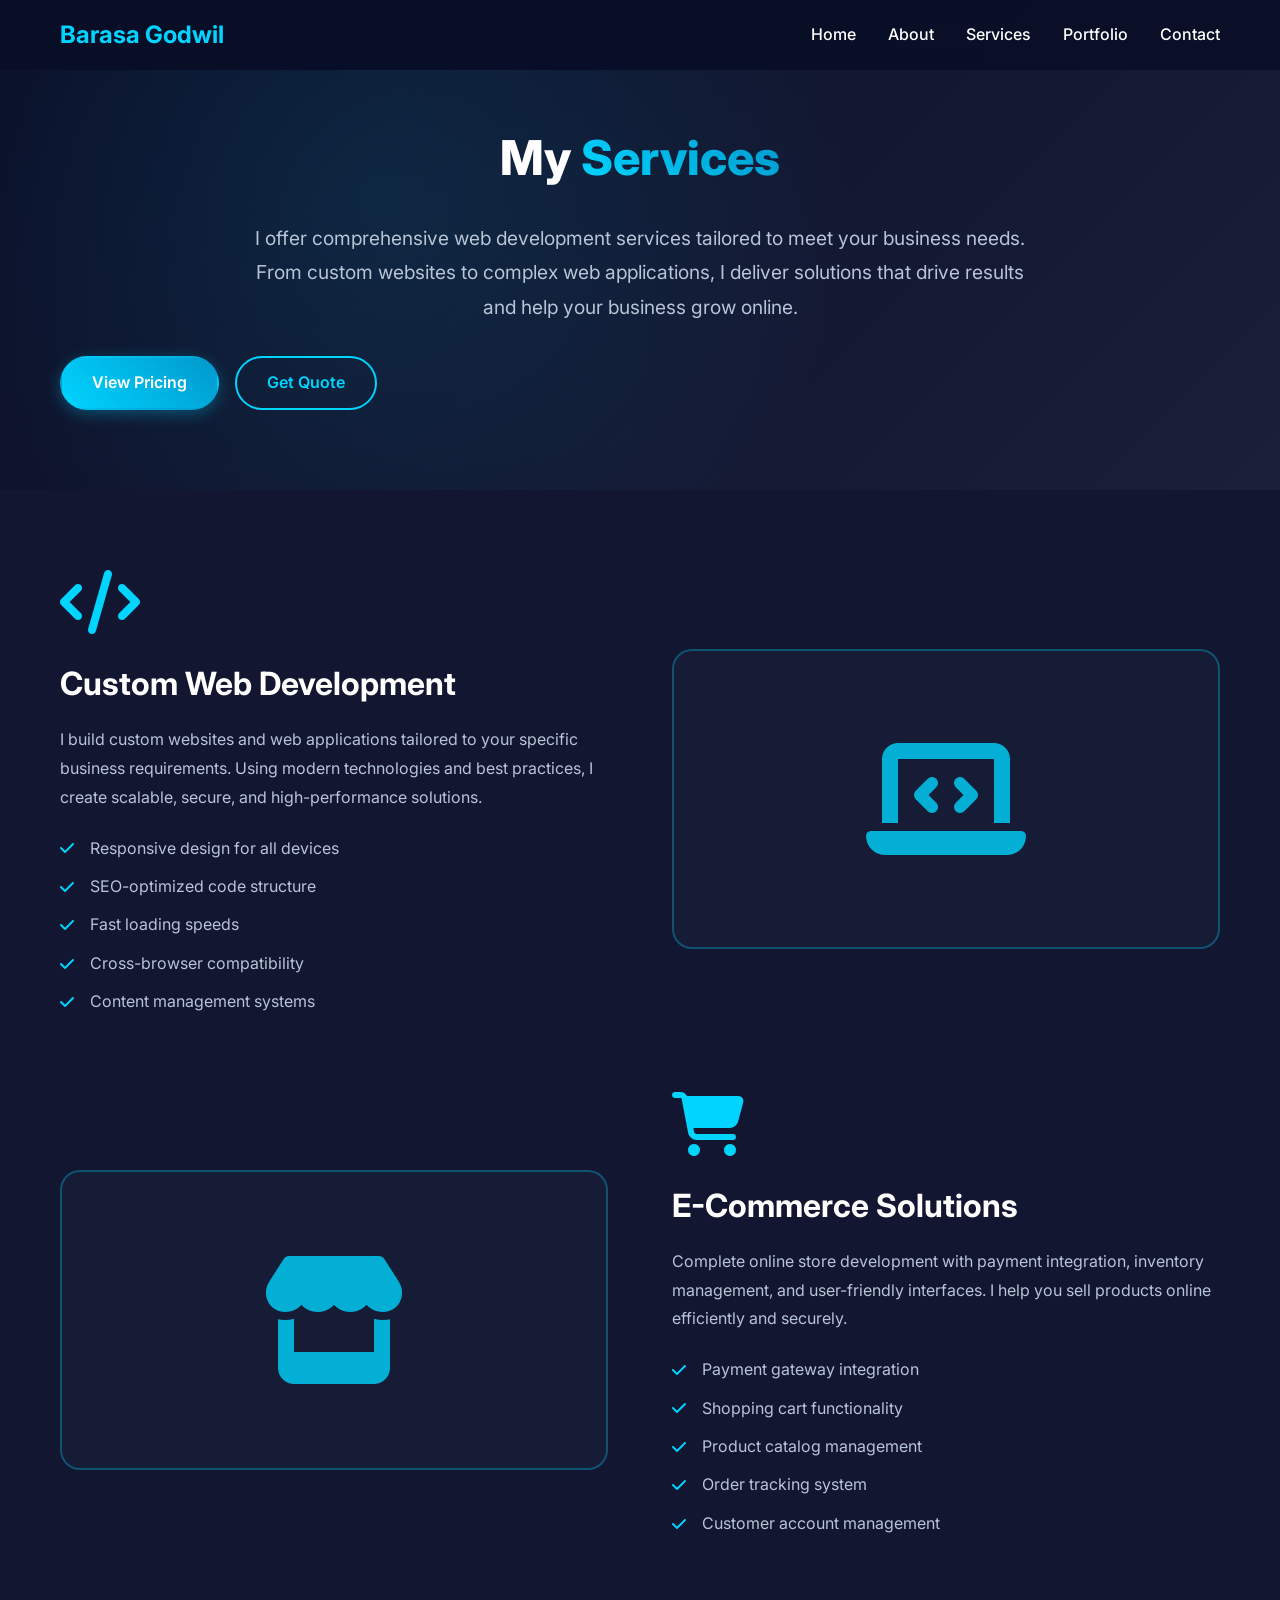
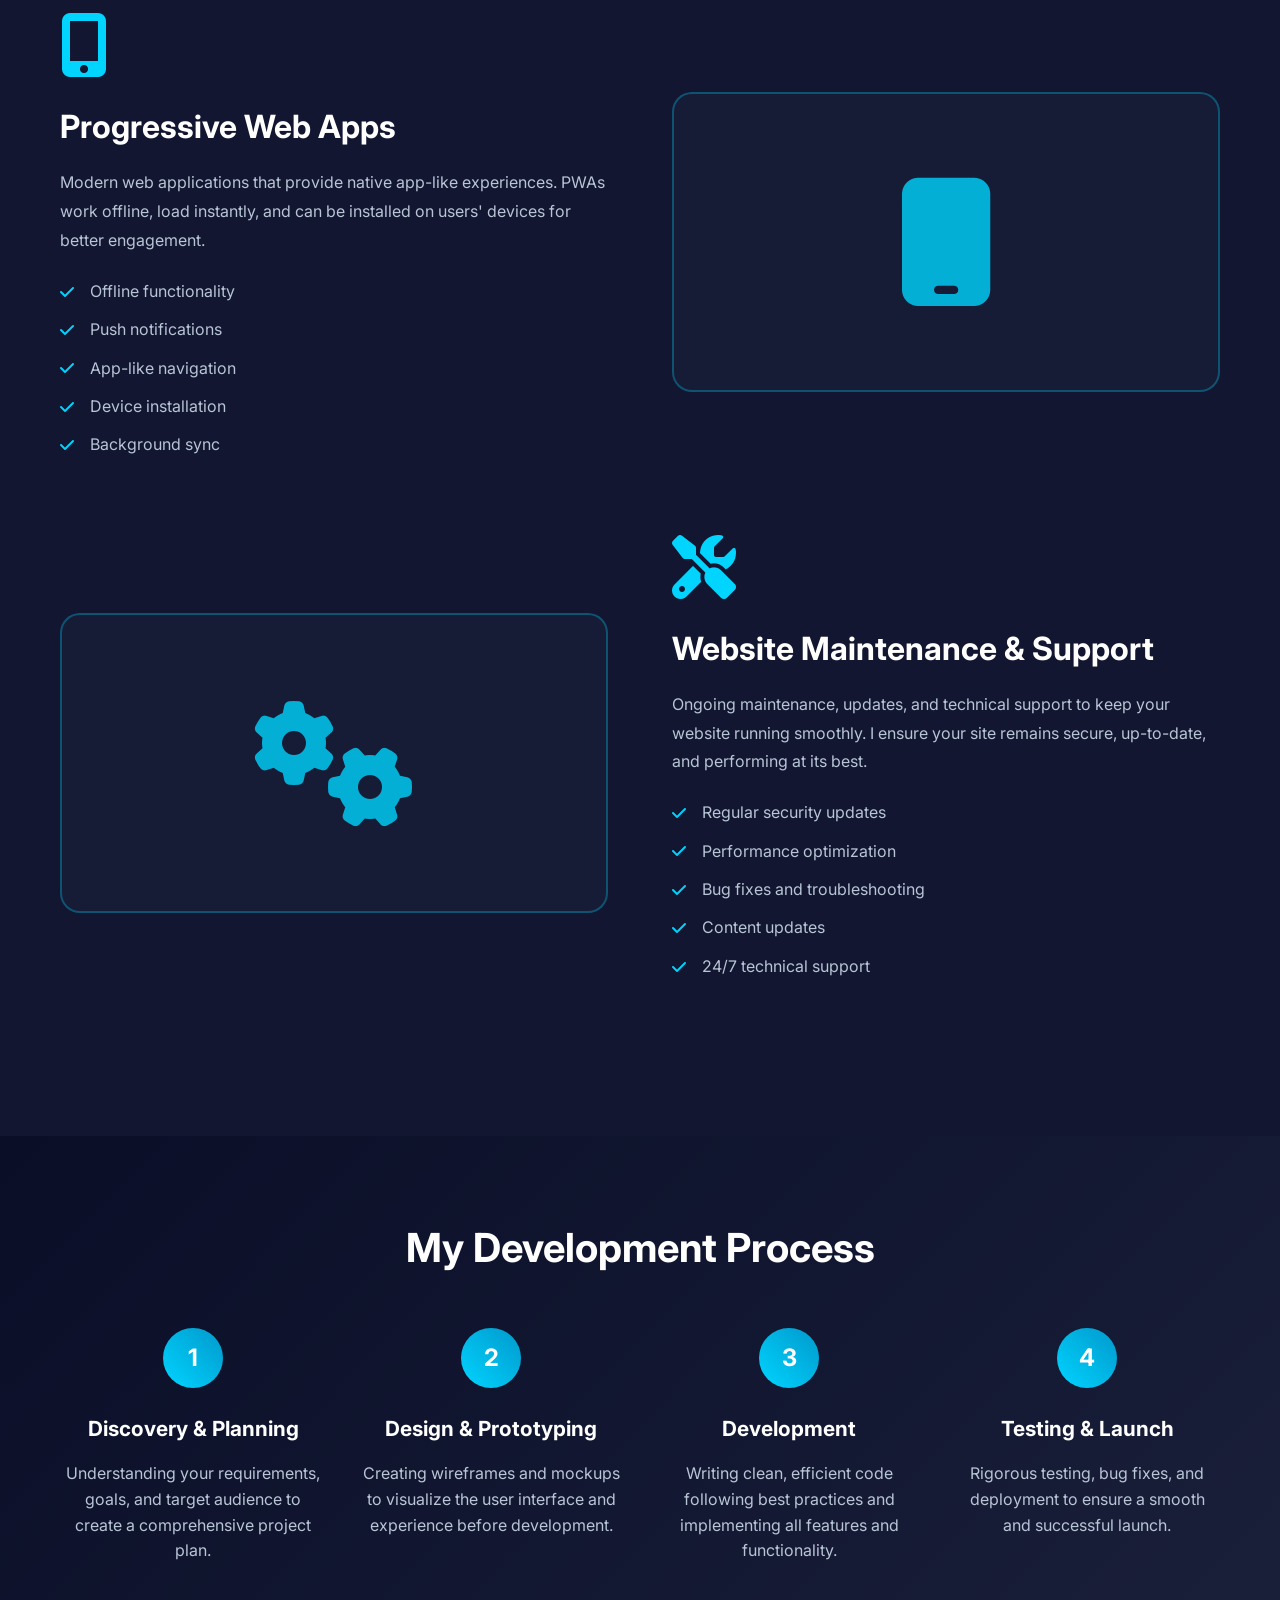
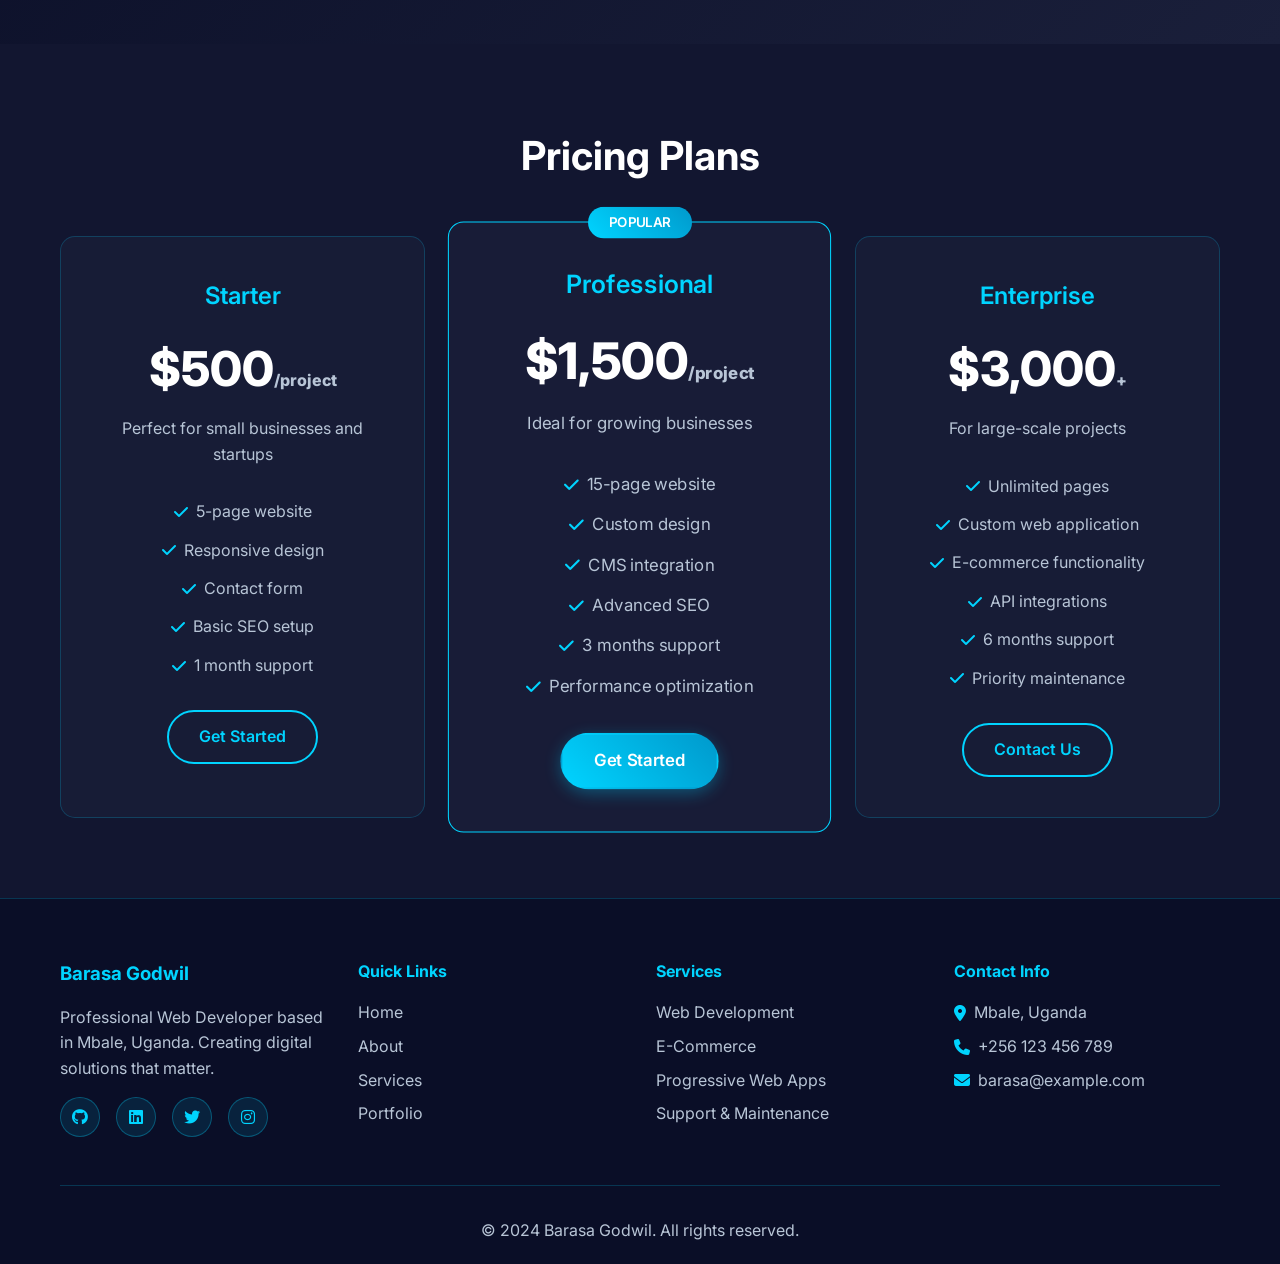
<file: services.html>
<!DOCTYPE html>
<html lang="en">
<head>
    <meta charset="UTF-8">
    <meta name="viewport" content="width=device-width, initial-scale=1.0">
    <title>Services - Barasa Godwil</title>
    <link rel="stylesheet" href="styles.css">
    <link href="https://fonts.googleapis.com/css2?family=Inter:wght@300;400;500;600;700;800&display=swap" rel="stylesheet">
    <link rel="stylesheet" href="https://cdnjs.cloudflare.com/ajax/libs/font-awesome/6.4.0/css/all.min.css">
    <style>
        .services-hero {
            padding: 120px 0 80px;
            background: linear-gradient(135deg, #0a0e27 0%, #1a1f3a 100%);
            position: relative;
            overflow: hidden;
        }

        .services-hero::before {
            content: '';
            position: absolute;
            top: 0;
            left: 0;
            right: 0;
            bottom: 0;
            background: radial-gradient(circle at 30% 40%, rgba(0, 212, 255, 0.1) 0%, transparent 50%);
        }

        .services-container {
            max-width: 1200px;
            margin: 0 auto;
            padding: 0 20px;
            position: relative;
            z-index: 1;
            text-align: center;
        }

        .services-hero h1 {
            font-size: 3rem;
            font-weight: 800;
            margin-bottom: 1.5rem;
            color: #ffffff;
        }

        .services-hero .highlight {
            background: linear-gradient(45deg, #00d4ff, #0099cc);
            -webkit-background-clip: text;
            -webkit-text-fill-color: transparent;
            background-clip: text;
        }

        .services-hero p {
            font-size: 1.2rem;
            color: #b8c5d6;
            max-width: 800px;
            margin: 0 auto 2rem;
            line-height: 1.8;
        }

        .detailed-services {
            padding: 80px 0;
            background: rgba(26, 31, 58, 0.5);
        }

        .service-detail {
            display: grid;
            grid-template-columns: 1fr 1fr;
            gap: 4rem;
            margin-bottom: 4rem;
            align-items: center;
        }

        .service-detail:nth-child(even) {
            direction: rtl;
        }

        .service-detail:nth-child(even) > * {
            direction: ltr;
        }

        .service-detail-icon {
            font-size: 4rem;
            color: #00d4ff;
            margin-bottom: 1.5rem;
        }

        .service-detail h3 {
            font-size: 2rem;
            color: #ffffff;
            margin-bottom: 1rem;
        }

        .service-detail p {
            color: #b8c5d6;
            line-height: 1.8;
            margin-bottom: 1.5rem;
        }

        .service-features {
            list-style: none;
        }

        .service-features li {
            color: #b8c5d6;
            margin-bottom: 0.8rem;
            display: flex;
            align-items: center;
        }

        .service-features li i {
            color: #00d4ff;
            margin-right: 1rem;
        }

        .service-image {
            background: rgba(26, 31, 58, 0.8);
            border: 2px solid rgba(0, 212, 255, 0.3);
            border-radius: 20px;
            padding: 3rem;
            display: flex;
            align-items: center;
            justify-content: center;
            min-height: 300px;
        }

        .service-image i {
            font-size: 8rem;
            color: #00d4ff;
            opacity: 0.8;
        }

        .process-section {
            padding: 80px 0;
            background: linear-gradient(135deg, #0a0e27 0%, #1a1f3a 100%);
        }

        .process-grid {
            display: grid;
            grid-template-columns: repeat(auto-fit, minmax(250px, 1fr));
            gap: 2rem;
            margin-top: 3rem;
        }

        .process-step {
            text-align: center;
            position: relative;
        }

        .process-number {
            width: 60px;
            height: 60px;
            background: linear-gradient(45deg, #00d4ff, #0099cc);
            border-radius: 50%;
            display: flex;
            align-items: center;
            justify-content: center;
            margin: 0 auto 1.5rem;
            font-size: 1.5rem;
            font-weight: 700;
            color: #ffffff;
        }

        .process-step h3 {
            color: #ffffff;
            margin-bottom: 1rem;
            font-size: 1.3rem;
        }

        .process-step p {
            color: #b8c5d6;
            line-height: 1.6;
        }

        .pricing-section {
            padding: 80px 0;
            background: rgba(26, 31, 58, 0.5);
        }

        .pricing-grid {
            display: grid;
            grid-template-columns: repeat(auto-fit, minmax(300px, 1fr));
            gap: 2rem;
            margin-top: 3rem;
        }

        .pricing-card {
            background: rgba(26, 31, 58, 0.8);
            border: 1px solid rgba(0, 212, 255, 0.2);
            border-radius: 15px;
            padding: 2.5rem;
            text-align: center;
            position: relative;
            transition: all 0.3s ease;
        }

        .pricing-card.featured {
            border-color: #00d4ff;
            transform: scale(1.05);
        }

        .pricing-card.featured::before {
            content: 'POPULAR';
            position: absolute;
            top: -15px;
            left: 50%;
            transform: translateX(-50%);
            background: linear-gradient(45deg, #00d4ff, #0099cc);
            color: #ffffff;
            padding: 5px 20px;
            border-radius: 20px;
            font-size: 0.8rem;
            font-weight: 600;
        }

        .pricing-card:hover {
            transform: translateY(-5px);
            border-color: #00d4ff;
            box-shadow: 0 10px 30px rgba(0, 212, 255, 0.2);
        }

        .pricing-card.featured:hover {
            transform: scale(1.05) translateY(-5px);
        }

        .pricing-tier {
            color: #00d4ff;
            font-size: 1.5rem;
            font-weight: 600;
            margin-bottom: 1rem;
        }

        .pricing-price {
            font-size: 3rem;
            font-weight: 800;
            color: #ffffff;
            margin-bottom: 0.5rem;
        }

        .pricing-price span {
            font-size: 1rem;
            color: #b8c5d6;
        }

        .pricing-description {
            color: #b8c5d6;
            margin-bottom: 2rem;
        }

        .pricing-features {
            list-style: none;
            margin-bottom: 2rem;
        }

        .pricing-features li {
            color: #b8c5d6;
            margin-bottom: 0.8rem;
            display: flex;
            align-items: center;
            justify-content: center;
        }

        .pricing-features li i {
            color: #00d4ff;
            margin-right: 0.5rem;
        }

        @media (max-width: 768px) {
            .services-hero h1 {
                font-size: 2rem;
            }

            .service-detail {
                grid-template-columns: 1fr;
                gap: 2rem;
            }

            .service-detail:nth-child(even) {
                direction: ltr;
            }

            .pricing-card.featured {
                transform: scale(1);
            }

            .pricing-card.featured:hover {
                transform: translateY(-5px);
            }
        }
    </style>
</head>
<body>
    <!-- Navigation -->
    <nav class="navbar">
        <div class="nav-container">
            <div class="nav-logo">
                <h2>Barasa Godwil</h2>
            </div>
            <ul class="nav-menu">
                <li class="nav-item">
                    <a href="index.html" class="nav-link">Home</a>
                </li>
                <li class="nav-item">
                    <a href="about.html" class="nav-link">About</a>
                </li>
                <li class="nav-item">
                    <a href="services.html" class="nav-link">Services</a>
                </li>
                <li class="nav-item">
                    <a href="portfolio.html" class="nav-link">Portfolio</a>
                </li>
                <li class="nav-item">
                    <a href="contact.html" class="nav-link">Contact</a>
                </li>
            </ul>
            <div class="hamburger">
                <span class="bar"></span>
                <span class="bar"></span>
                <span class="bar"></span>
            </div>
        </div>
    </nav>

    <!-- Services Hero -->
    <section class="services-hero">
        <div class="services-container">
            <h1>My <span class="highlight">Services</span></h1>
            <p>
                I offer comprehensive web development services tailored to meet your business needs. From custom websites to complex web applications, I deliver solutions that drive results and help your business grow online.
            </p>
            <div class="hero-buttons">
                <a href="#pricing" class="btn btn-primary">View Pricing</a>
                <a href="contact.html" class="btn btn-secondary">Get Quote</a>
            </div>
        </div>
    </section>

    <!-- Detailed Services -->
    <section class="detailed-services">
        <div class="container">
            <div class="service-detail">
                <div class="service-content">
                    <i class="fas fa-code service-detail-icon"></i>
                    <h3>Custom Web Development</h3>
                    <p>
                        I build custom websites and web applications tailored to your specific business requirements. Using modern technologies and best practices, I create scalable, secure, and high-performance solutions.
                    </p>
                    <ul class="service-features">
                        <li><i class="fas fa-check"></i> Responsive design for all devices</li>
                        <li><i class="fas fa-check"></i> SEO-optimized code structure</li>
                        <li><i class="fas fa-check"></i> Fast loading speeds</li>
                        <li><i class="fas fa-check"></i> Cross-browser compatibility</li>
                        <li><i class="fas fa-check"></i> Content management systems</li>
                    </ul>
                </div>
                <div class="service-image">
                    <i class="fas fa-laptop-code"></i>
                </div>
            </div>

            <div class="service-detail">
                <div class="service-content">
                    <i class="fas fa-shopping-cart service-detail-icon"></i>
                    <h3>E-Commerce Solutions</h3>
                    <p>
                        Complete online store development with payment integration, inventory management, and user-friendly interfaces. I help you sell products online efficiently and securely.
                    </p>
                    <ul class="service-features">
                        <li><i class="fas fa-check"></i> Payment gateway integration</li>
                        <li><i class="fas fa-check"></i> Shopping cart functionality</li>
                        <li><i class="fas fa-check"></i> Product catalog management</li>
                        <li><i class="fas fa-check"></i> Order tracking system</li>
                        <li><i class="fas fa-check"></i> Customer account management</li>
                    </ul>
                </div>
                <div class="service-image">
                    <i class="fas fa-store"></i>
                </div>
            </div>

            <div class="service-detail">
                <div class="service-content">
                    <i class="fas fa-mobile-alt service-detail-icon"></i>
                    <h3>Progressive Web Apps</h3>
                    <p>
                        Modern web applications that provide native app-like experiences. PWAs work offline, load instantly, and can be installed on users' devices for better engagement.
                    </p>
                    <ul class="service-features">
                        <li><i class="fas fa-check"></i> Offline functionality</li>
                        <li><i class="fas fa-check"></i> Push notifications</li>
                        <li><i class="fas fa-check"></i> App-like navigation</li>
                        <li><i class="fas fa-check"></i> Device installation</li>
                        <li><i class="fas fa-check"></i> Background sync</li>
                    </ul>
                </div>
                <div class="service-image">
                    <i class="fas fa-mobile"></i>
                </div>
            </div>

            <div class="service-detail">
                <div class="service-content">
                    <i class="fas fa-tools service-detail-icon"></i>
                    <h3>Website Maintenance & Support</h3>
                    <p>
                        Ongoing maintenance, updates, and technical support to keep your website running smoothly. I ensure your site remains secure, up-to-date, and performing at its best.
                    </p>
                    <ul class="service-features">
                        <li><i class="fas fa-check"></i> Regular security updates</li>
                        <li><i class="fas fa-check"></i> Performance optimization</li>
                        <li><i class="fas fa-check"></i> Bug fixes and troubleshooting</li>
                        <li><i class="fas fa-check"></i> Content updates</li>
                        <li><i class="fas fa-check"></i> 24/7 technical support</li>
                    </ul>
                </div>
                <div class="service-image">
                    <i class="fas fa-cogs"></i>
                </div>
            </div>
        </div>
    </section>

    <!-- Process Section -->
    <section class="process-section">
        <div class="container">
            <h2 class="section-title">My Development Process</h2>
            <div class="process-grid">
                <div class="process-step">
                    <div class="process-number">1</div>
                    <h3>Discovery & Planning</h3>
                    <p>Understanding your requirements, goals, and target audience to create a comprehensive project plan.</p>
                </div>
                <div class="process-step">
                    <div class="process-number">2</div>
                    <h3>Design & Prototyping</h3>
                    <p>Creating wireframes and mockups to visualize the user interface and experience before development.</p>
                </div>
                <div class="process-step">
                    <div class="process-number">3</div>
                    <h3>Development</h3>
                    <p>Writing clean, efficient code following best practices and implementing all features and functionality.</p>
                </div>
                <div class="process-step">
                    <div class="process-number">4</div>
                    <h3>Testing & Launch</h3>
                    <p>Rigorous testing, bug fixes, and deployment to ensure a smooth and successful launch.</p>
                </div>
            </div>
        </div>
    </section>

    <!-- Pricing Section -->
    <section class="pricing-section" id="pricing">
        <div class="container">
            <h2 class="section-title">Pricing Plans</h2>
            <div class="pricing-grid">
                <div class="pricing-card">
                    <div class="pricing-tier">Starter</div>
                    <div class="pricing-price">$500<span>/project</span></div>
                    <div class="pricing-description">Perfect for small businesses and startups</div>
                    <ul class="pricing-features">
                        <li><i class="fas fa-check"></i> 5-page website</li>
                        <li><i class="fas fa-check"></i> Responsive design</li>
                        <li><i class="fas fa-check"></i> Contact form</li>
                        <li><i class="fas fa-check"></i> Basic SEO setup</li>
                        <li><i class="fas fa-check"></i> 1 month support</li>
                    </ul>
                    <a href="contact.html" class="btn btn-secondary">Get Started</a>
                </div>

                <div class="pricing-card featured">
                    <div class="pricing-tier">Professional</div>
                    <div class="pricing-price">$1,500<span>/project</span></div>
                    <div class="pricing-description">Ideal for growing businesses</div>
                    <ul class="pricing-features">
                        <li><i class="fas fa-check"></i> 15-page website</li>
                        <li><i class="fas fa-check"></i> Custom design</li>
                        <li><i class="fas fa-check"></i> CMS integration</li>
                        <li><i class="fas fa-check"></i> Advanced SEO</li>
                        <li><i class="fas fa-check"></i> 3 months support</li>
                        <li><i class="fas fa-check"></i> Performance optimization</li>
                    </ul>
                    <a href="contact.html" class="btn btn-primary">Get Started</a>
                </div>

                <div class="pricing-card">
                    <div class="pricing-tier">Enterprise</div>
                    <div class="pricing-price">$3,000<span>+</span></div>
                    <div class="pricing-description">For large-scale projects</div>
                    <ul class="pricing-features">
                        <li><i class="fas fa-check"></i> Unlimited pages</li>
                        <li><i class="fas fa-check"></i> Custom web application</li>
                        <li><i class="fas fa-check"></i> E-commerce functionality</li>
                        <li><i class="fas fa-check"></i> API integrations</li>
                        <li><i class="fas fa-check"></i> 6 months support</li>
                        <li><i class="fas fa-check"></i> Priority maintenance</li>
                    </ul>
                    <a href="contact.html" class="btn btn-secondary">Contact Us</a>
                </div>
            </div>
        </div>
    </section>

    <!-- Footer -->
    <footer class="footer">
        <div class="container">
            <div class="footer-content">
                <div class="footer-section">
                    <h3>Barasa Godwil</h3>
                    <p>Professional Web Developer based in Mbale, Uganda. Creating digital solutions that matter.</p>
                    <div class="social-links">
                        <a href="#" class="social-link"><i class="fab fa-github"></i></a>
                        <a href="#" class="social-link"><i class="fab fa-linkedin"></i></a>
                        <a href="#" class="social-link"><i class="fab fa-twitter"></i></a>
                        <a href="#" class="social-link"><i class="fab fa-instagram"></i></a>
                    </div>
                </div>
                <div class="footer-section">
                    <h4>Quick Links</h4>
                    <ul class="footer-links">
                        <li><a href="index.html">Home</a></li>
                        <li><a href="about.html">About</a></li>
                        <li><a href="services.html">Services</a></li>
                        <li><a href="portfolio.html">Portfolio</a></li>
                    </ul>
                </div>
                <div class="footer-section">
                    <h4>Services</h4>
                    <ul class="footer-links">
                        <li><a href="services.html">Web Development</a></li>
                        <li><a href="services.html">E-Commerce</a></li>
                        <li><a href="services.html">Progressive Web Apps</a></li>
                        <li><a href="services.html">Support & Maintenance</a></li>
                    </ul>
                </div>
                <div class="footer-section">
                    <h4>Contact Info</h4>
                    <ul class="contact-info">
                        <li><i class="fas fa-map-marker-alt"></i> Mbale, Uganda</li>
                        <li><i class="fas fa-phone"></i> +256 123 456 789</li>
                        <li><i class="fas fa-envelope"></i> barasa@example.com</li>
                    </ul>
                </div>
            </div>
            <div class="footer-bottom">
                <p>&copy; 2024 Barasa Godwil. All rights reserved.</p>
            </div>
        </div>
    </footer>

    <script src="script.js"></script>
</body>
</html>
</file>
<file: styles.css>
/* Reset and Base Styles */
* {
    margin: 0;
    padding: 0;
    box-sizing: border-box;
}

body {
    font-family: 'Inter', sans-serif;
    background-color: #0a0e27;
    color: #ffffff;
    line-height: 1.6;
    overflow-x: hidden;
}

.container {
    max-width: 1200px;
    margin: 0 auto;
    padding: 0 20px;
}

/* Navigation */
.navbar {
    position: fixed;
    top: 0;
    width: 100%;
    background: rgba(10, 14, 39, 0.95);
    backdrop-filter: blur(10px);
    z-index: 1000;
    padding: 1rem 0;
}

.nav-container {
    max-width: 1200px;
    margin: 0 auto;
    padding: 0 20px;
    display: flex;
    justify-content: space-between;
    align-items: center;
}

.nav-logo h2 {
    color: #00d4ff;
    font-weight: 700;
    font-size: 1.5rem;
}

.nav-menu {
    display: flex;
    list-style: none;
    gap: 2rem;
}

.nav-link {
    color: #ffffff;
    text-decoration: none;
    font-weight: 500;
    transition: color 0.3s ease;
    position: relative;
}

.nav-link:hover {
    color: #00d4ff;
}

.nav-link::after {
    content: '';
    position: absolute;
    bottom: -5px;
    left: 0;
    width: 0;
    height: 2px;
    background: #00d4ff;
    transition: width 0.3s ease;
}

.nav-link:hover::after {
    width: 100%;
}

.hamburger {
    display: none;
    flex-direction: column;
    cursor: pointer;
}

.bar {
    width: 25px;
    height: 3px;
    background: #ffffff;
    margin: 3px 0;
    transition: 0.3s;
}

/* Hero Section */
.hero {
    min-height: 100vh;
    display: flex;
    align-items: center;
    padding: 100px 0 50px;
    background: linear-gradient(135deg, #0a0e27 0%, #1a1f3a 100%);
    position: relative;
    overflow: hidden;
}

.hero::before {
    content: '';
    position: absolute;
    top: 0;
    left: 0;
    right: 0;
    bottom: 0;
    background: radial-gradient(circle at 20% 50%, rgba(0, 212, 255, 0.1) 0%, transparent 50%);
    animation: pulse 4s ease-in-out infinite;
}

@keyframes pulse {
    0%, 100% { opacity: 0.3; }
    50% { opacity: 0.6; }
}

.hero-container {
    max-width: 1200px;
    margin: 0 auto;
    padding: 0 20px;
    display: grid;
    grid-template-columns: 1fr 1fr;
    gap: 4rem;
    align-items: center;
    position: relative;
    z-index: 1;
}

.hero-title {
    font-size: 3.8rem;
    font-weight: 900;
    line-height: 1.1;
    margin-bottom: 1.5rem;
    animation: fadeInUp 0.8s ease;
    letter-spacing: -0.5px;
}

.hero-title .highlight {
    font-size: 4.2rem;
    display: block;
    margin-top: 0.5rem;
}

.highlight {
    background: linear-gradient(45deg, #00d4ff, #0099cc);
    -webkit-background-clip: text;
    -webkit-text-fill-color: transparent;
    background-clip: text;
}

.hero-subtitle {
    font-size: 1.3rem;
    color: #b8c5d6;
    margin-bottom: 2rem;
    animation: fadeInUp 0.8s ease 0.2s both;
    font-weight: 400;
    line-height: 1.6;
    max-width: 500px;
}

.hero-buttons {
    display: flex;
    gap: 1rem;
    animation: fadeInUp 0.8s ease 0.4s both;
    flex-wrap: wrap;
}

.btn {
    padding: 12px 30px;
    border-radius: 50px;
    text-decoration: none;
    font-weight: 600;
    transition: all 0.3s ease;
    display: inline-block;
    border: 2px solid transparent;
}

.btn-primary {
    background: linear-gradient(45deg, #00d4ff, #0099cc);
    color: #ffffff;
    box-shadow: 0 4px 15px rgba(0, 212, 255, 0.3);
}

.btn-primary:hover {
    transform: translateY(-2px);
    box-shadow: 0 6px 20px rgba(0, 212, 255, 0.4);
}

.btn-secondary {
    background: transparent;
    color: #00d4ff;
    border-color: #00d4ff;
}

.btn-secondary:hover {
    background: #00d4ff;
    color: #0a0e27;
    transform: translateY(-2px);
}

.btn-large {
    padding: 15px 40px;
    font-size: 1.1rem;
}

/* Laptop Mockup */
.hero-image {
    display: flex;
    justify-content: center;
    align-items: center;
    animation: fadeInRight 0.8s ease 0.6s both;
}

.laptop-mockup {
    width: 450px;
    height: 280px;
    background: #1a1f3a;
    border-radius: 15px;
    position: relative;
    box-shadow: 0 25px 50px rgba(0, 0, 0, 0.4);
    border: 3px solid #2a3f5f;
    overflow: hidden;
}

.laptop-mockup::before {
    content: '';
    position: absolute;
    top: 10px;
    left: 50%;
    transform: translateX(-50%);
    width: 60px;
    height: 4px;
    background: #3a4560;
    border-radius: 2px;
}

.laptop-screen {
    width: 100%;
    height: 100%;
    background: linear-gradient(135deg, #f8f9fa 0%, #e9ecef 100%);
    border-radius: 12px;
    padding: 25px;
    display: flex;
    align-items: center;
    justify-content: center;
    position: relative;
    overflow: hidden;
}

.mockup-content {
    text-align: center;
    color: #0a0e27;
    width: 100%;
    display: flex;
    flex-direction: column;
    gap: 15px;
}

.mockup-header h3 {
    font-size: 1.4rem;
    margin-bottom: 5px;
    color: #00d4ff;
    font-weight: 700;
}

.mockup-header p {
    color: #495057;
    font-size: 0.9rem;
    margin-bottom: 0;
}

.mockup-buttons {
    display: flex;
    gap: 8px;
    justify-content: center;
}

.mockup-btn {
    padding: 6px 16px;
    background: #00d4ff;
    color: white;
    border: none;
    border-radius: 18px;
    cursor: pointer;
    font-weight: 600;
    font-size: 0.8rem;
    transition: all 0.3s ease;
}

.mockup-btn:hover {
    background: #0099cc;
    transform: translateY(-1px);
}

.mockup-btn-outline {
    padding: 6px 16px;
    background: transparent;
    color: #00d4ff;
    border: 2px solid #00d4ff;
    border-radius: 18px;
    cursor: pointer;
    font-weight: 600;
    font-size: 0.8rem;
    transition: all 0.3s ease;
}

.mockup-btn-outline:hover {
    background: #00d4ff;
    color: white;
    transform: translateY(-1px);
}

.mockup-stats {
    display: flex;
    align-items: center;
    justify-content: space-between;
    margin-top: 10px;
    padding: 10px;
    background: rgba(0, 212, 255, 0.1);
    border-radius: 8px;
}

.stat-item {
    display: flex;
    flex-direction: column;
    align-items: center;
}

.stat-item .stat-number {
    font-size: 1.2rem;
    font-weight: 800;
    color: #00d4ff;
    line-height: 1;
}

.stat-item .stat-label {
    font-size: 0.7rem;
    color: #6c757d;
    text-transform: uppercase;
    letter-spacing: 0.5px;
}

.stat-chart {
    display: flex;
    align-items: flex-end;
    gap: 3px;
    height: 30px;
}

.chart-bar {
    width: 4px;
    background: linear-gradient(to top, #00d4ff, #0099cc);
    border-radius: 2px;
}

.chart-bar:nth-child(1) { height: 15px; }
.chart-bar:nth-child(2) { height: 20px; }
.chart-bar:nth-child(3) { height: 25px; }
.chart-bar:nth-child(4) { height: 30px; }


/* Trust Section */
.trust {
    padding: 60px 0;
    background: rgba(26, 31, 58, 0.5);
    border-top: 1px solid rgba(0, 212, 255, 0.1);
    border-bottom: 1px solid rgba(0, 212, 255, 0.1);
}

.trust-container {
    max-width: 1200px;
    margin: 0 auto;
    padding: 0 20px;
    text-align: center;
}

.trust-text {
    font-size: 1.1rem;
    color: #b8c5d6;
    margin-bottom: 2rem;
    font-weight: 500;
}

.trust-logos {
    display: flex;
    justify-content: center;
    gap: 4rem;
    flex-wrap: wrap;
}

.trust-logo {
    display: flex;
    flex-direction: column;
    align-items: center;
    gap: 0.5rem;
    color: #00d4ff;
    opacity: 0.8;
    transition: all 0.3s ease;
}

.trust-logo i {
    font-size: 2.5rem;
}

.trust-logo span {
    font-size: 0.9rem;
    font-weight: 600;
    color: #ffffff;
}

.trust-logo:hover {
    opacity: 1;
    transform: scale(1.1);
}

/* Services Section */
.services {
    padding: 100px 0;
    background: linear-gradient(135deg, #0a0e27 0%, #1a1f3a 100%);
}

.section-title {
    text-align: center;
    font-size: 2.5rem;
    font-weight: 700;
    margin-bottom: 3rem;
    color: #ffffff;
}

.services-grid {
    display: grid;
    grid-template-columns: repeat(auto-fit, minmax(280px, 1fr));
    gap: 2rem;
}

.service-card {
    background: rgba(26, 31, 58, 0.8);
    border: 1px solid rgba(0, 212, 255, 0.2);
    border-radius: 15px;
    padding: 2rem;
    text-align: center;
    transition: all 0.3s ease;
    position: relative;
    overflow: hidden;
}

.service-card::before {
    content: '';
    position: absolute;
    top: 0;
    left: 0;
    right: 0;
    height: 3px;
    background: linear-gradient(45deg, #00d4ff, #0099cc);
    transform: scaleX(0);
    transition: transform 0.3s ease;
}

.service-card:hover::before {
    transform: scaleX(1);
}

.service-card:hover {
    transform: translateY(-5px);
    border-color: #00d4ff;
    box-shadow: 0 10px 30px rgba(0, 212, 255, 0.2);
}

.service-icon {
    font-size: 3rem;
    color: #00d4ff;
    margin-bottom: 1rem;
}

.service-card h3 {
    font-size: 1.5rem;
    margin-bottom: 1rem;
    color: #ffffff;
}

.service-card p {
    color: #b8c5d6;
    line-height: 1.6;
}

/* Stats Section */
.stats {
    padding: 80px 0;
    background: rgba(26, 31, 58, 0.5);
}

.stats-grid {
    display: grid;
    grid-template-columns: repeat(auto-fit, minmax(200px, 1fr));
    gap: 3rem;
    text-align: center;
    margin-bottom: 3rem;
}

.stat-item {
    padding: 2rem;
}

.stat-number {
    font-size: 3rem;
    font-weight: 800;
    color: #00d4ff;
    margin-bottom: 0.5rem;
}

.stat-label {
    font-size: 1.1rem;
    color: #b8c5d6;
}

.cta-section {
    text-align: center;
}

/* Features Section */
.features {
    padding: 100px 0;
    background: linear-gradient(135deg, #0a0e27 0%, #1a1f3a 100%);
}

.features-grid {
    display: grid;
    grid-template-columns: repeat(auto-fit, minmax(250px, 1fr));
    gap: 2rem;
    margin-top: 3rem;
}

.feature-item {
    text-align: center;
    padding: 2rem;
}

.feature-item i {
    font-size: 3rem;
    color: #00d4ff;
    margin-bottom: 1rem;
}

.feature-item h3 {
    font-size: 1.5rem;
    margin-bottom: 1rem;
    color: #ffffff;
}

.feature-item p {
    color: #b8c5d6;
}

/* Footer */
.footer {
    background: #0a0e27;
    padding: 60px 0 20px;
    border-top: 1px solid rgba(0, 212, 255, 0.2);
}

.footer-content {
    display: grid;
    grid-template-columns: repeat(auto-fit, minmax(250px, 1fr));
    gap: 2rem;
    margin-bottom: 3rem;
}

.footer-section h3,
.footer-section h4 {
    color: #00d4ff;
    margin-bottom: 1rem;
}

.footer-section p {
    color: #b8c5d6;
    margin-bottom: 1rem;
}

.social-links {
    display: flex;
    gap: 1rem;
}

.social-link {
    width: 40px;
    height: 40px;
    background: rgba(0, 212, 255, 0.1);
    border: 1px solid rgba(0, 212, 255, 0.3);
    border-radius: 50%;
    display: flex;
    align-items: center;
    justify-content: center;
    color: #00d4ff;
    text-decoration: none;
    transition: all 0.3s ease;
}

.social-link:hover {
    background: #00d4ff;
    color: #0a0e27;
    transform: translateY(-2px);
}

.footer-links {
    list-style: none;
}

.footer-links li {
    margin-bottom: 0.5rem;
}

.footer-links a {
    color: #b8c5d6;
    text-decoration: none;
    transition: color 0.3s ease;
}

.footer-links a:hover {
    color: #00d4ff;
}

.contact-info {
    list-style: none;
}

.contact-info li {
    color: #b8c5d6;
    margin-bottom: 0.5rem;
    display: flex;
    align-items: center;
    gap: 0.5rem;
}

.contact-info i {
    color: #00d4ff;
}

.footer-bottom {
    text-align: center;
    padding-top: 2rem;
    border-top: 1px solid rgba(0, 212, 255, 0.2);
    color: #b8c5d6;
}

/* Animations */
@keyframes fadeInUp {
    from {
        opacity: 0;
        transform: translateY(30px);
    }
    to {
        opacity: 1;
        transform: translateY(0);
    }
}

@keyframes fadeInRight {
    from {
        opacity: 0;
        transform: translateX(30px);
    }
    to {
        opacity: 1;
        transform: translateX(0);
    }
}

/* Responsive Design */
@media (max-width: 768px) {
    .hamburger {
        display: flex;
    }

    .nav-menu {
        position: fixed;
        left: -100%;
        top: 70px;
        flex-direction: column;
        background: rgba(10, 14, 39, 0.98);
        width: 100%;
        text-align: center;
        transition: 0.3s;
        padding: 2rem 0;
    }

    .nav-menu.active {
        left: 0;
    }

    .hero-container {
        grid-template-columns: 1fr;
        text-align: center;
        gap: 2rem;
    }

    .hero-title {
        font-size: 2.5rem;
    }

    .hero-buttons {
        justify-content: center;
        flex-wrap: wrap;
    }

    .laptop-mockup {
        width: 320px;
        height: 200px;
    }

    .mockup-content h3 {
        font-size: 1.1rem;
    }

    .mockup-stats {
        flex-direction: column;
        gap: 10px;
    }

    .trust-logos {
        gap: 2rem;
    }

    .stats-grid {
        grid-template-columns: repeat(2, 1fr);
        gap: 2rem;
    }

    .services-grid {
        grid-template-columns: 1fr;
    }

    .features-grid {
        grid-template-columns: repeat(2, 1fr);
    }

    .footer-content {
        grid-template-columns: 1fr;
        text-align: center;
    }

    .social-links {
        justify-content: center;
    }
}

@media (max-width: 480px) {
    .hero-title {
        font-size: 2.5rem;
    }

    .hero-title .highlight {
        font-size: 2.8rem;
        margin-top: 0.3rem;
    }

    .section-title {
        font-size: 2rem;
    }

    .stats-grid {
        grid-template-columns: 1fr;
    }

    .features-grid {
        grid-template-columns: 1fr;
    }

    .trust-logos {
        gap: 1rem;
    }

    .trust-logo i {
        font-size: 2rem;
    }

    .trust-logo span {
        font-size: 0.8rem;
    }
}
</file>
